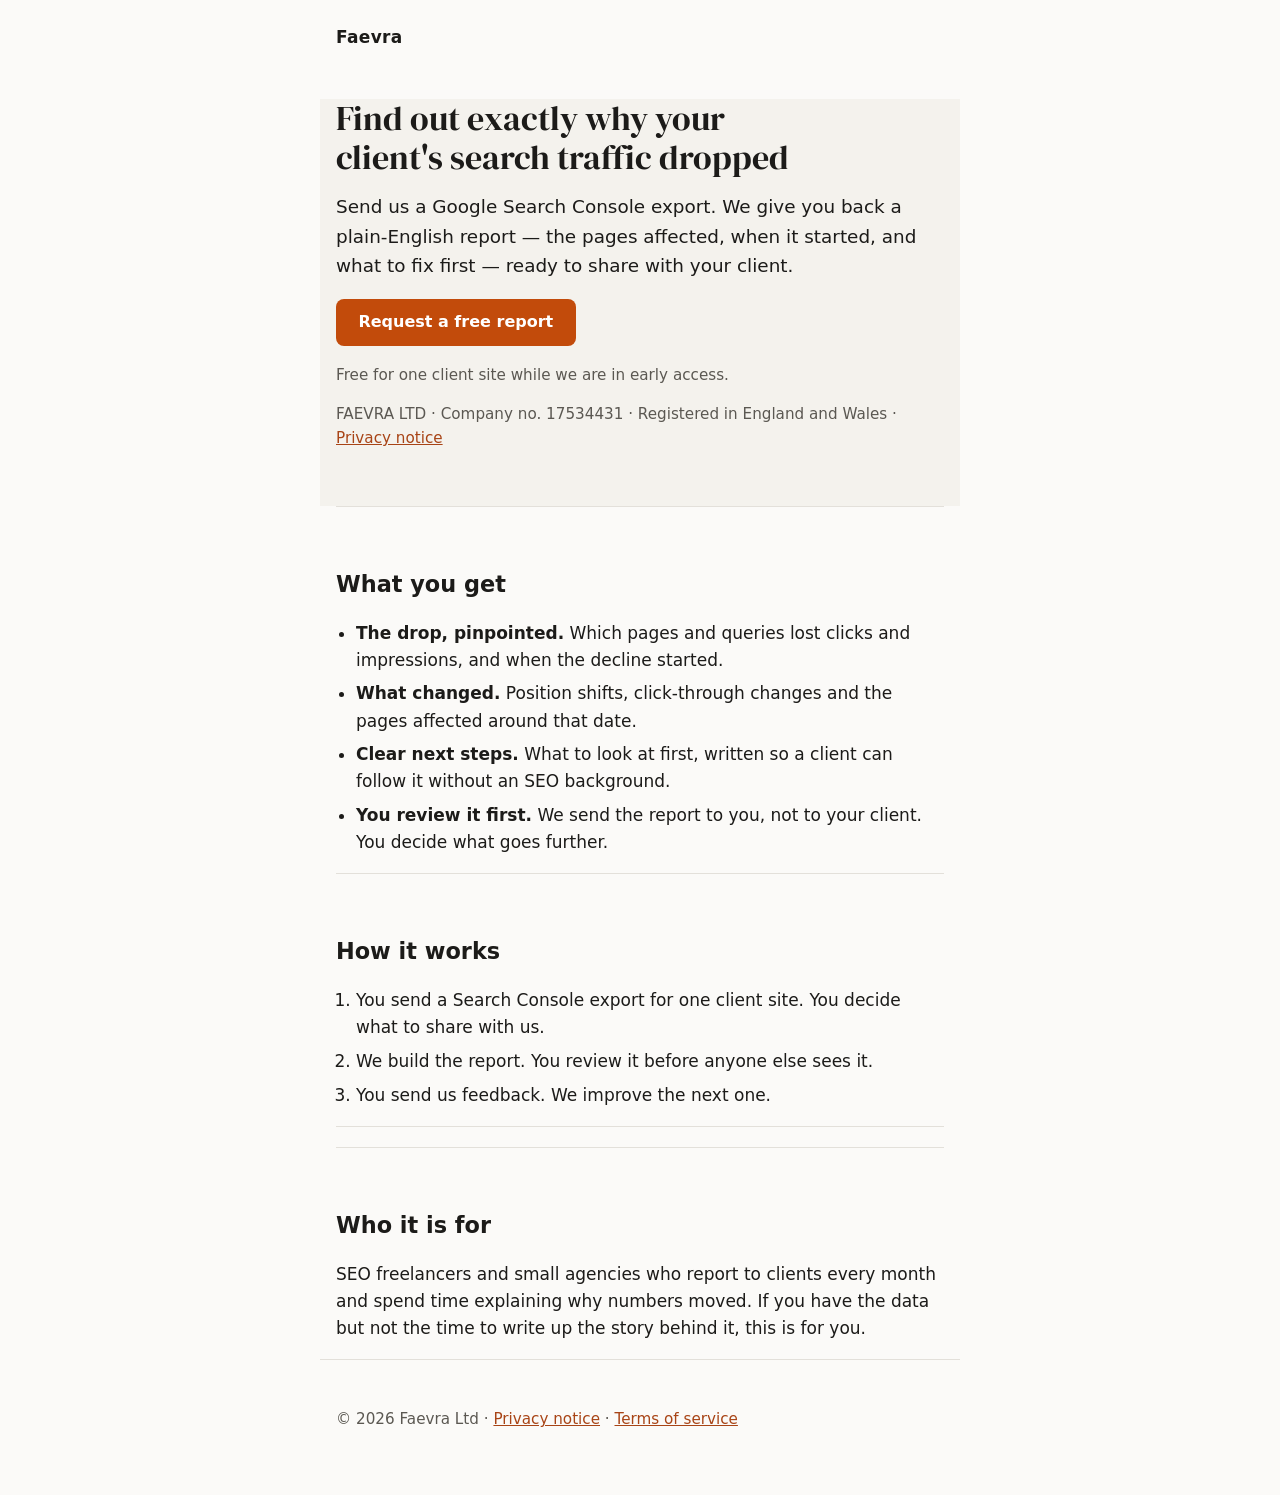
<file: apps/web/index.html>
<!doctype html>
<html lang="en-GB">
<head>
  <meta charset="utf-8">
  <meta name="viewport" content="width=device-width, initial-scale=1">
  <title>Faevra – plain-English Search Console traffic-drop reports</title>
  <meta name="description" content="Upload a Google Search Console export and get a plain-English report explaining exactly why your client's traffic dropped. Free for one site during early access.">
  <link rel="canonical" href="https://faevra.io/">
  <meta name="theme-color" content="#fbfaf8" media="(prefers-color-scheme: light)">
  <meta name="theme-color" content="#161513" media="(prefers-color-scheme: dark)">

  <link rel="icon" href="/favicon.svg" type="image/svg+xml">
  <meta property="og:type" content="website">
  <meta property="og:site_name" content="Faevra">
  <meta property="og:locale" content="en_GB">
  <meta property="og:url" content="https://faevra.io/">
  <meta property="og:title" content="Faevra – plain-English Search Console traffic-drop reports">
  <meta property="og:description" content="Upload a Google Search Console export and get a plain-English report explaining exactly why your client's traffic dropped. Free for one site during early access.">

  <meta property="og:image" content="https://faevra.io/og.png">
  <meta property="og:image:width" content="1200">
  <meta property="og:image:height" content="630">
  <meta property="og:image:alt" content="Faevra: plain-English Search Console traffic-drop reports">
  <meta name="twitter:card" content="summary_large_image">
  <meta name="twitter:image" content="https://faevra.io/og.png">
  <meta name="twitter:title" content="Faevra – plain-English Search Console traffic-drop reports">
  <meta name="twitter:description" content="Upload a Search Console export and get a plain-English report explaining why traffic dropped. Free for one site during early access.">

  <!-- Remove the next line at launch, after the SEO agent's checks pass. -->
  <meta name="robots" content="noindex">
  <script type="application/ld+json">
  {
    "@context": "https://schema.org",
    "@type": "Organization",
    "name": "Faevra",
    "legalName": "Faevra Ltd",
    "url": "https://faevra.io/",
    "foundingDate": "2026",
    "areaServed": "GB",
    "description": "Plain-English Search Console traffic-drop reports for SEO freelancers and agencies."
  }
  </script>
  <script type="application/ld+json">
  {
    "@context": "https://schema.org",
    "@type": "Service",
    "name": "Search Console Traffic-Drop Report",
    "provider": {
      "@type": "Organization",
      "name": "Faevra",
      "legalName": "Faevra Ltd",
      "url": "https://faevra.io/"
    },
    "description": "Plain-English report explaining why a client's Google Search Console traffic dropped, for SEO freelancers and agencies.",
    "areaServed": "GB",
    "serviceType": "SEO Analysis",
    "audience": {
      "@type": "Audience",
      "audienceType": "SEO freelancers and small agencies"
    },
    "offers": {
      "@type": "Offer",
      "price": "0",
      "priceCurrency": "GBP",
      "description": "Free for one client site during early access"
    }
  }
  </script>
  <link rel="preconnect" href="https://fonts.googleapis.com">
  <link rel="preconnect" href="https://fonts.gstatic.com" crossorigin>
  <link rel="stylesheet" href="styles.css">
  <!-- Cloudflare Web Analytics — uncomment and replace token once Cloudflare Pages project is created -->
  <!-- <script defer src="https://static.cloudflareinsights.com/beacon.min.js" data-cf-beacon='{"token": "REPLACE_WITH_CF_ANALYTICS_TOKEN"}'></script> -->
</head>
<body>
  <a class="skip-link" href="#main-content">Skip to main content</a>
  <header class="wrap">
    <p class="brand"><a href="/">Faevra</a></p>
  </header>

  <main class="wrap" id="main-content">
    <section class="hero">
      <h1>Find out exactly why your client's search traffic dropped</h1>
      <p class="lead">Send us a Google Search Console export. We give you back a plain-English report — the pages affected, when it started, and what to fix first — ready to share with your client.</p>
      <p><a class="button" id="request" href="https://tally.so/r/KpY948">Request a free report</a></p>
      <p class="note">Free for one client site while we are in early access.</p>
      <p class="note">FAEVRA LTD &middot; Company no. 17534431 &middot; Registered in England and Wales &middot; <a href="/privacy.html">Privacy notice</a></p>
    </section>

    <section>
      <h2>What you get</h2>
      <ul>
        <li><strong>The drop, pinpointed.</strong> Which pages and queries lost clicks and impressions, and when the decline started.</li>
        <li><strong>What changed.</strong> Position shifts, click-through changes and the pages affected around that date.</li>
        <li><strong>Clear next steps.</strong> What to look at first, written so a client can follow it without an SEO background.</li>
        <li><strong>You review it first.</strong> We send the report to you, not to your client. You decide what goes further.</li>
      </ul>
    </section>

    <section>
      <h2>How it works</h2>
      <ol>
        <li>You send a Search Console export for one client site. You decide what to share with us.</li>
        <li>We build the report. You review it before anyone else sees it.</li>
        <li>You send us feedback. We improve the next one.</li>
      </ol>
    </section>

    <section id="example" aria-label="Example report (coming soon)">
      <!-- Week 2: example report screenshot goes here -->
    </section>

    <section>
      <h2>Who it is for</h2>
      <p>SEO freelancers and small agencies who report to clients every month and spend time explaining why numbers moved. If you have the data but not the time to write up the story behind it, this is for you.</p>
    </section>
  </main>

  <footer class="wrap">
    <p class="note">&copy; 2026 Faevra Ltd &middot; <a href="/privacy.html">Privacy notice</a> &middot; <a href="/terms.html">Terms of service</a></p>
  </footer>
</body>
</html>
</file>
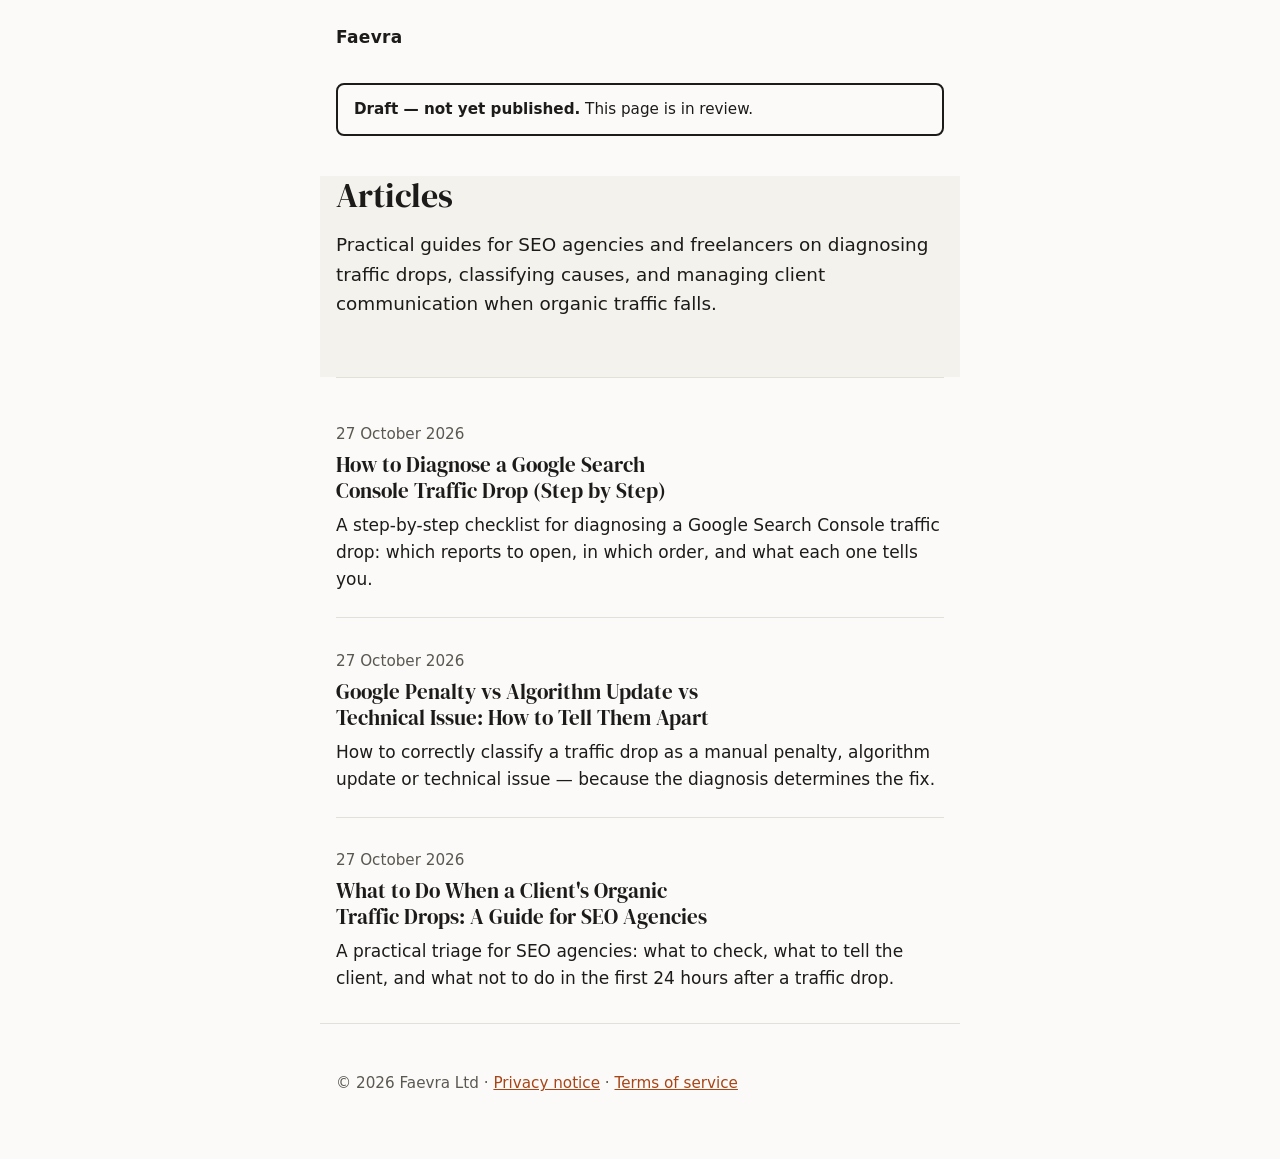
<file: apps/web/articles/index.html>
<!doctype html>
<html lang="en-GB">
<head>
  <meta charset="utf-8">
  <meta name="viewport" content="width=device-width, initial-scale=1">
  <title>Articles — Faevra</title>
  <meta name="description" content="Practical guides for SEO agencies and freelancers: how to diagnose traffic drops, classify causes, and manage client communication when organic traffic falls.">
  <link rel="canonical" href="https://faevra.io/articles">
  <meta name="theme-color" content="#fbfaf8" media="(prefers-color-scheme: light)">
  <meta name="theme-color" content="#161513" media="(prefers-color-scheme: dark)">
  <link rel="icon" href="/favicon.svg" type="image/svg+xml">
  <meta property="og:type" content="website">
  <meta property="og:site_name" content="Faevra">
  <meta property="og:locale" content="en_GB">
  <meta property="og:url" content="https://faevra.io/articles">
  <meta property="og:title" content="Articles — Faevra">
  <meta property="og:description" content="Practical guides for SEO agencies and freelancers: how to diagnose traffic drops, classify causes, and manage client communication when organic traffic falls.">
  <meta property="og:image" content="https://faevra.io/og.png">
  <meta property="og:image:width" content="1200">
  <meta property="og:image:height" content="630">
  <meta property="og:image:alt" content="Faevra: plain-English Search Console traffic-drop reports">
  <meta name="twitter:card" content="summary_large_image">
  <meta name="twitter:image" content="https://faevra.io/og.png">
  <meta name="twitter:title" content="Articles — Faevra">
  <meta name="twitter:description" content="Plain-English guides to diagnosing Search Console traffic drops, written for SEO freelancers and agencies.">
  <meta name="robots" content="noindex">
  <!-- Schema.org: BreadcrumbList -->
  <script type="application/ld+json">
{
  "@context": "https://schema.org",
  "@type": "BreadcrumbList",
  "itemListElement": [
    { "@type": "ListItem", "position": 1, "name": "Home", "item": "https://faevra.io/" },
    { "@type": "ListItem", "position": 2, "name": "Articles", "item": "https://faevra.io/articles" }
  ]
}
  </script>
  <link rel="preconnect" href="https://fonts.googleapis.com">
  <link rel="preconnect" href="https://fonts.gstatic.com" crossorigin>
  <link rel="stylesheet" href="../styles.css">
</head>
<body>
  <a class="skip-link" href="#main-content">Skip to main content</a>
  <header class="wrap">
    <p class="brand"><a href="/">Faevra</a></p>
  </header>
  <main class="wrap" id="main-content">

    <div class="draft-banner"><strong>Draft — not yet published.</strong> This page is in review.</div>

    <section class="hero">
      <h1>Articles</h1>
      <p class="lead">Practical guides for SEO agencies and freelancers on diagnosing traffic drops, classifying causes, and managing client communication when organic traffic falls.</p>
    </section>

    <section>
      <ul class="article-list">
        <li class="article-item">
          <p class="article-date note">27 October 2026</p>
          <h2 class="article-title"><a href="/articles/how-to-diagnose-google-search-console-traffic-drop">How to Diagnose a Google Search Console Traffic Drop (Step by Step)</a></h2>
          <p class="article-summary">A step-by-step checklist for diagnosing a Google Search Console traffic drop: which reports to open, in which order, and what each one tells you.</p>
        </li>
        <li class="article-item">
          <p class="article-date note">27 October 2026</p>
          <h2 class="article-title"><a href="/articles/google-penalty-vs-algorithm-update-traffic-drop">Google Penalty vs Algorithm Update vs Technical Issue: How to Tell Them Apart</a></h2>
          <p class="article-summary">How to correctly classify a traffic drop as a manual penalty, algorithm update or technical issue — because the diagnosis determines the fix.</p>
        </li>
        <li class="article-item">
          <p class="article-date note">27 October 2026</p>
          <h2 class="article-title"><a href="/articles/client-organic-traffic-drop-what-to-do">What to Do When a Client's Organic Traffic Drops: A Guide for SEO Agencies</a></h2>
          <p class="article-summary">A practical triage for SEO agencies: what to check, what to tell the client, and what not to do in the first 24 hours after a traffic drop.</p>
        </li>
      </ul>
    </section>

  </main>
  <footer class="wrap">
    <p class="note">&copy; 2026 Faevra Ltd &middot; <a href="/privacy.html">Privacy notice</a> &middot; <a href="/terms.html">Terms of service</a></p>
  </footer>
</body>
</html>
</file>
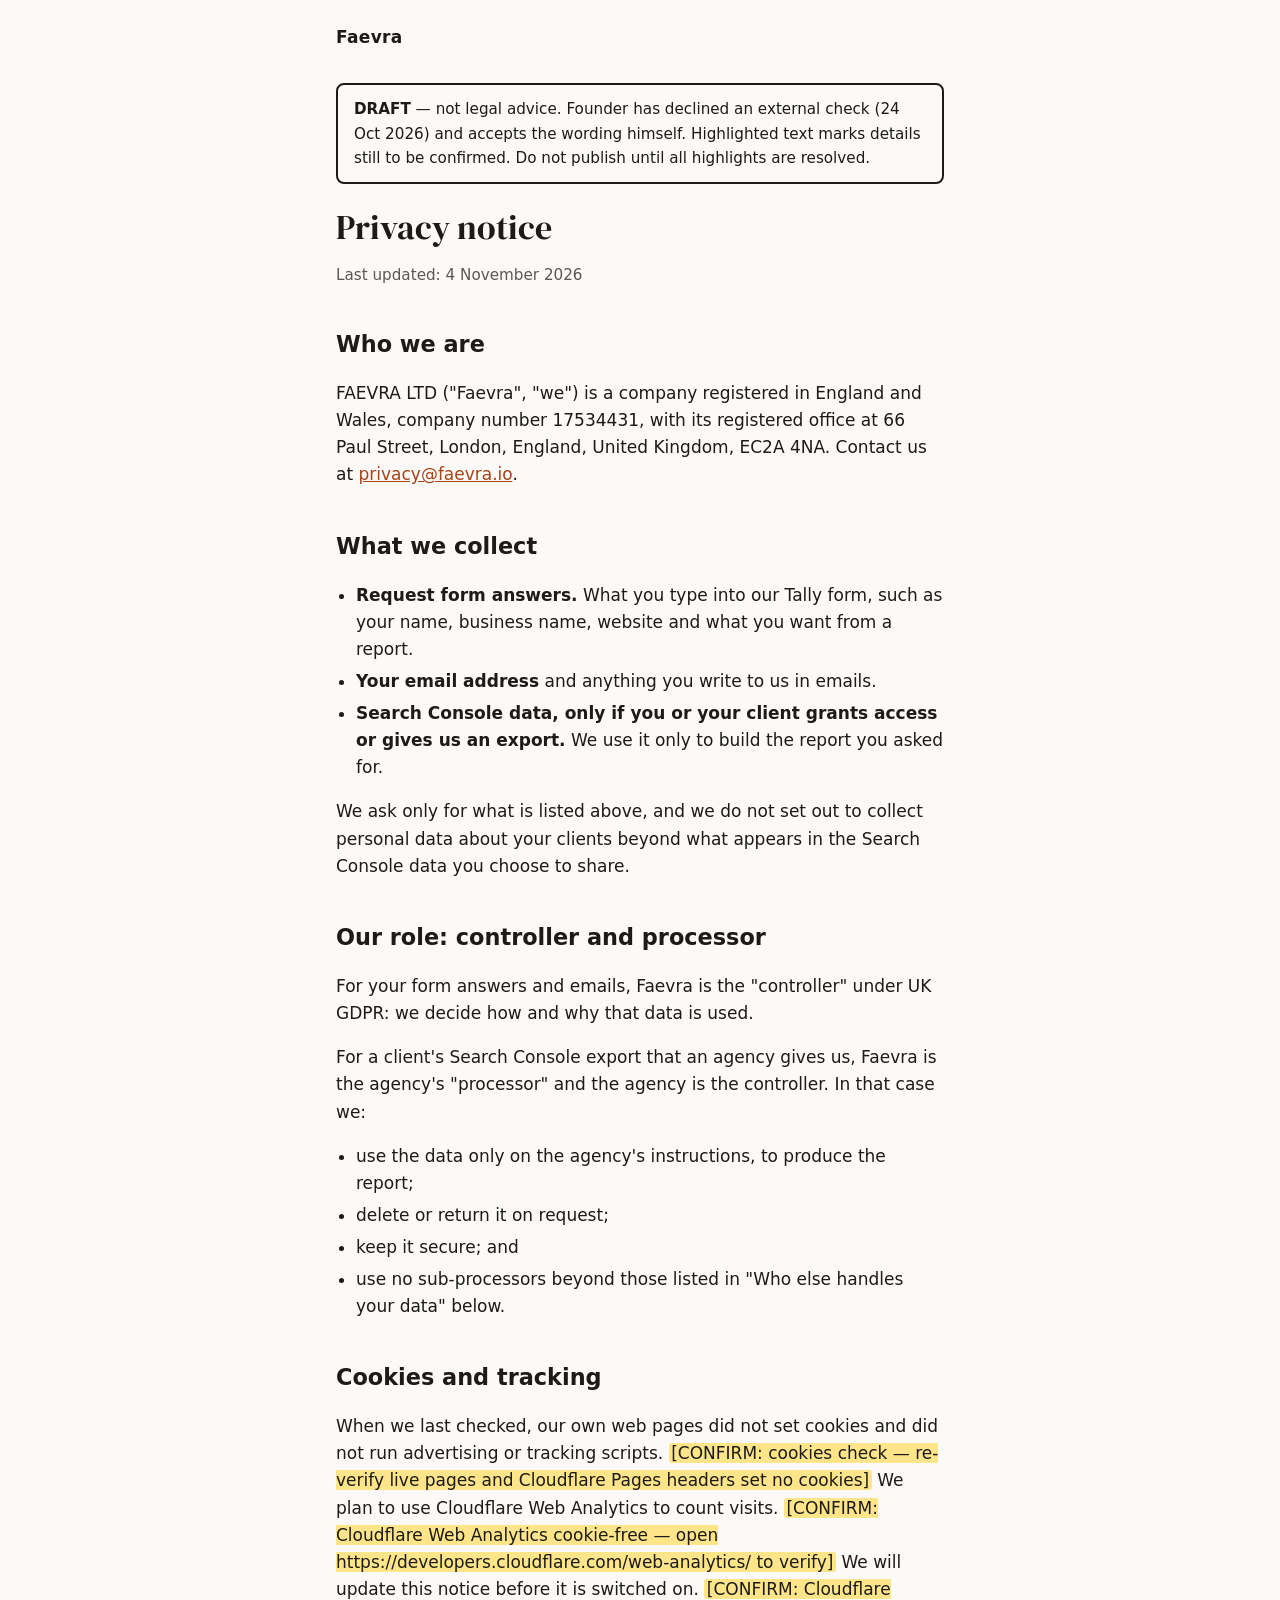
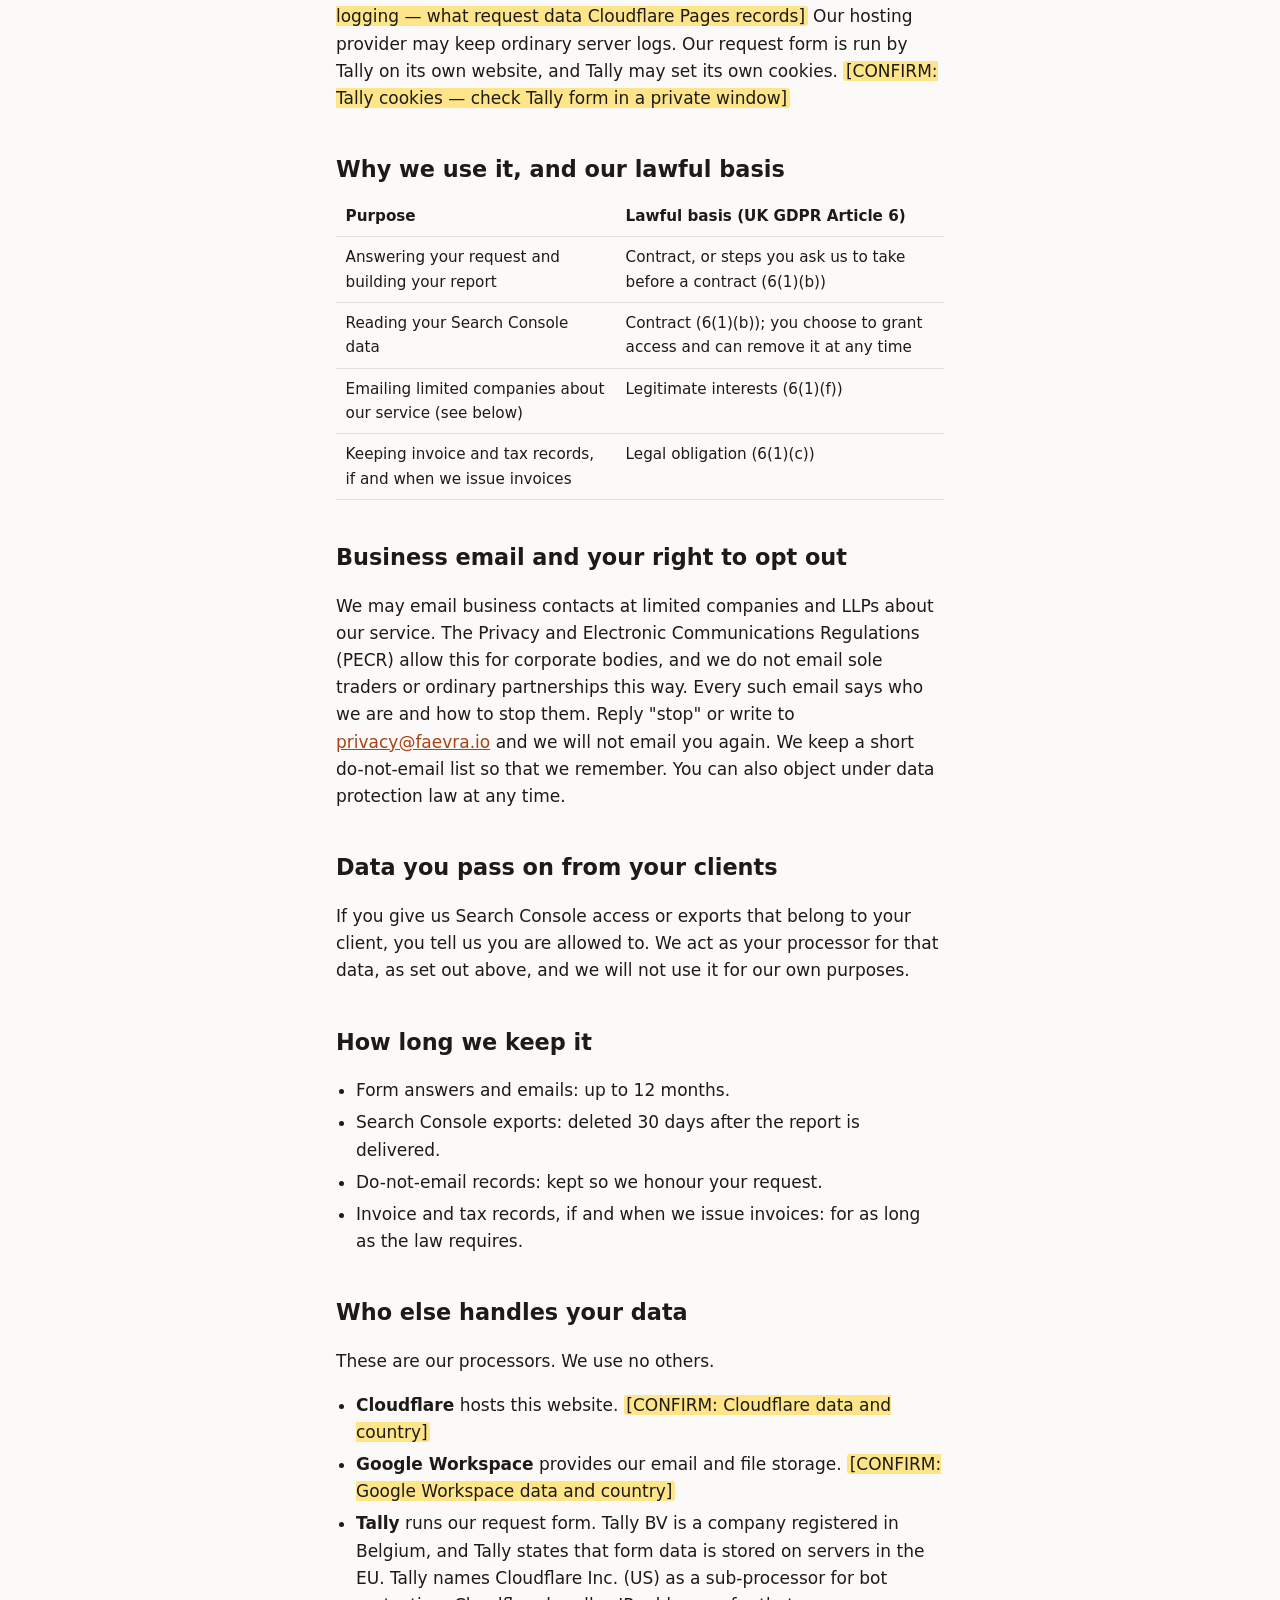
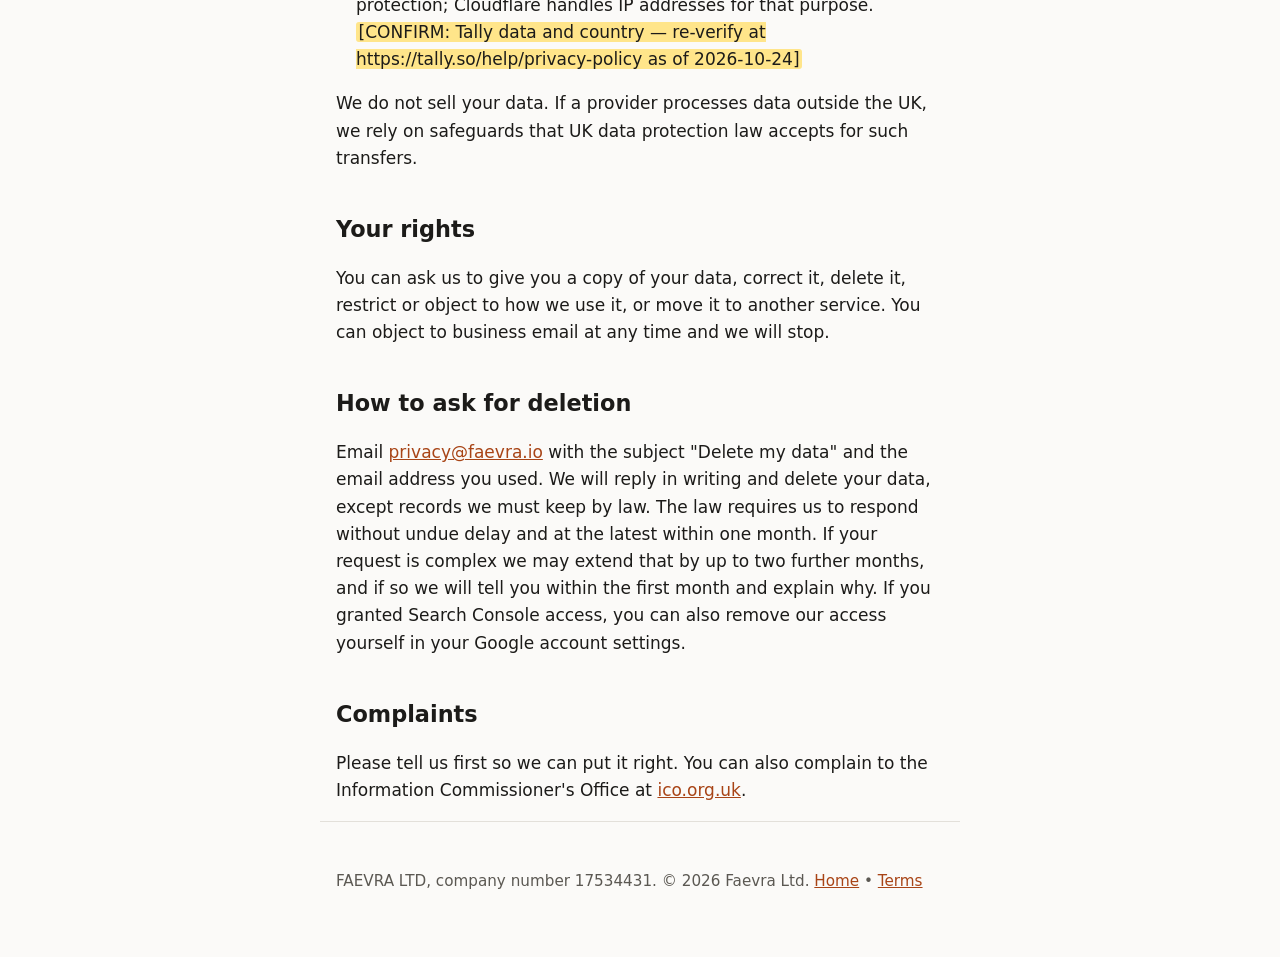
<file: apps/web/privacy.html>
<!doctype html>
<html lang="en-GB">
<head>
  <meta charset="utf-8">
  <meta name="viewport" content="width=device-width, initial-scale=1">
  <title>Privacy notice | Faevra</title>
  <meta name="description" content="How Faevra Ltd collects, uses and protects your personal data under UK GDPR. England and Wales.">
  <link rel="canonical" href="https://faevra.io/privacy.html">
  <meta name="theme-color" content="#fbfaf8" media="(prefers-color-scheme: light)">
  <meta name="theme-color" content="#161513" media="(prefers-color-scheme: dark)">
  <link rel="icon" href="/favicon.svg" type="image/svg+xml">
  <meta property="og:type" content="website">
  <meta property="og:site_name" content="Faevra">
  <meta property="og:locale" content="en_GB">
  <meta property="og:url" content="https://faevra.io/privacy.html">
  <meta property="og:title" content="Privacy notice | Faevra">
  <meta property="og:description" content="How Faevra Ltd collects, uses and protects your personal data under UK GDPR. England and Wales.">
  <!-- Remove the next line at launch, after the SEO agent's checks pass. -->
  <meta name="robots" content="noindex">
  <link rel="stylesheet" href="styles.css">
  <!-- Cloudflare Web Analytics — uncomment and replace token once Cloudflare Pages project is created
  <script defer src="https://static.cloudflareinsights.com/beacon.min.js" data-cf-beacon='{"token": "REPLACE_WITH_CF_ANALYTICS_TOKEN"}'></script>
  -->
</head>
<body>
  <a href="#main" class="skip-link">Skip to main content</a>
  <header class="wrap">
    <p class="brand"><a href="/">Faevra</a></p>
  </header>

  <main id="main" class="wrap legal">
    <p class="draft-banner" role="note"><strong>DRAFT</strong> — not legal advice. Founder has declined an external check (24 Oct 2026) and accepts the wording himself. Highlighted text marks details still to be confirmed. Do not publish until all highlights are resolved.</p>

    <h1>Privacy notice</h1>
    <p class="note">Last updated: 4 November 2026</p>

    <h2>Who we are</h2>
    <p>FAEVRA LTD ("Faevra", "we") is a company registered in England and Wales, company number 17534431, with its registered office at 66 Paul Street, London, England, United Kingdom, EC2A 4NA. Contact us at <a href="mailto:privacy@faevra.io">privacy@faevra.io</a>.</p>

    <h2>What we collect</h2>
    <ul>
      <li><strong>Request form answers.</strong> What you type into our Tally form, such as your name, business name, website and what you want from a report.</li>
      <li><strong>Your email address</strong> and anything you write to us in emails.</li>
      <li><strong>Search Console data, only if you or your client grants access or gives us an export.</strong> We use it only to build the report you asked for.</li>
    </ul>
    <p>We ask only for what is listed above, and we do not set out to collect personal data about your clients beyond what appears in the Search Console data you choose to share.</p>

    <h2>Our role: controller and processor</h2>
    <p>For your form answers and emails, Faevra is the "controller" under UK GDPR: we decide how and why that data is used.</p>
    <p>For a client's Search Console export that an agency gives us, Faevra is the agency's "processor" and the agency is the controller. In that case we:</p>
    <ul>
      <li>use the data only on the agency's instructions, to produce the report;</li>
      <li>delete or return it on request;</li>
      <li>keep it secure; and</li>
      <li>use no sub-processors beyond those listed in "Who else handles your data" below.</li>
    </ul>

    <h2>Cookies and tracking</h2>
    <p>When we last checked, our own web pages did not set cookies and did not run advertising or tracking scripts. <mark>[CONFIRM: cookies check — re-verify live pages and Cloudflare Pages headers set no cookies]</mark> We plan to use Cloudflare Web Analytics to count visits. <mark>[CONFIRM: Cloudflare Web Analytics cookie-free — open https://developers.cloudflare.com/web-analytics/ to verify]</mark> We will update this notice before it is switched on. <mark>[CONFIRM: Cloudflare logging — what request data Cloudflare Pages records]</mark> Our hosting provider may keep ordinary server logs. Our request form is run by Tally on its own website, and Tally may set its own cookies. <mark>[CONFIRM: Tally cookies — check Tally form in a private window]</mark></p>

    <h2>Why we use it, and our lawful basis</h2>
    <div class="table-wrap">
    <table>
      <thead><tr><th scope="col">Purpose</th><th scope="col">Lawful basis (UK GDPR Article 6)</th></tr></thead>
      <tbody>
        <tr><td>Answering your request and building your report</td><td>Contract, or steps you ask us to take before a contract (6(1)(b))</td></tr>
        <tr><td>Reading your Search Console data</td><td>Contract (6(1)(b)); you choose to grant access and can remove it at any time</td></tr>
        <tr><td>Emailing limited companies about our service (see below)</td><td>Legitimate interests (6(1)(f))</td></tr>
        <tr><td>Keeping invoice and tax records, if and when we issue invoices</td><td>Legal obligation (6(1)(c))</td></tr>
      </tbody>
    </table>
    </div>

    <h2>Business email and your right to opt out</h2>
    <p>We may email business contacts at limited companies and LLPs about our service. The Privacy and Electronic Communications Regulations (PECR) allow this for corporate bodies, and we do not email sole traders or ordinary partnerships this way. Every such email says who we are and how to stop them. Reply "stop" or write to <a href="mailto:privacy@faevra.io">privacy@faevra.io</a> and we will not email you again. We keep a short do-not-email list so that we remember. You can also object under data protection law at any time.</p>

    <h2>Data you pass on from your clients</h2>
    <p>If you give us Search Console access or exports that belong to your client, you tell us you are allowed to. We act as your processor for that data, as set out above, and we will not use it for our own purposes.</p>

    <h2>How long we keep it</h2>
    <ul>
      <li>Form answers and emails: up to 12 months.</li>
      <li>Search Console exports: deleted 30 days after the report is delivered.</li>
      <li>Do-not-email records: kept so we honour your request.</li>
      <li>Invoice and tax records, if and when we issue invoices: for as long as the law requires.</li>
    </ul>

    <h2>Who else handles your data</h2>
    <p>These are our processors. We use no others.</p>
    <ul>
      <li><strong>Cloudflare</strong> hosts this website. <mark>[CONFIRM: Cloudflare data and country]</mark></li>
      <li><strong>Google Workspace</strong> provides our email and file storage. <mark>[CONFIRM: Google Workspace data and country]</mark></li>
      <li><strong>Tally</strong> runs our request form. Tally BV is a company registered in Belgium, and Tally states that form data is stored on servers in the EU. Tally names Cloudflare Inc. (US) as a sub-processor for bot protection; Cloudflare handles IP addresses for that purpose. <mark>[CONFIRM: Tally data and country — re-verify at https://tally.so/help/privacy-policy as of 2026-10-24]</mark></li>
    </ul>
    <p>We do not sell your data. If a provider processes data outside the UK, we rely on safeguards that UK data protection law accepts for such transfers.</p>

    <h2>Your rights</h2>
    <p>You can ask us to give you a copy of your data, correct it, delete it, restrict or object to how we use it, or move it to another service. You can object to business email at any time and we will stop.</p>

    <h2>How to ask for deletion</h2>
    <p>Email <a href="mailto:privacy@faevra.io">privacy@faevra.io</a> with the subject "Delete my data" and the email address you used. We will reply in writing and delete your data, except records we must keep by law. The law requires us to respond without undue delay and at the latest within one month. If your request is complex we may extend that by up to two further months, and if so we will tell you within the first month and explain why. If you granted Search Console access, you can also remove our access yourself in your Google account settings.</p>

    <h2>Complaints</h2>
    <p>Please tell us first so we can put it right. You can also complain to the Information Commissioner's Office at <a href="https://ico.org.uk/make-a-complaint/">ico.org.uk</a>.</p>
  </main>

  <footer class="wrap">
    <p class="note">FAEVRA LTD, company number 17534431. &copy; 2026 Faevra Ltd. <a href="/">Home</a> &bull; <a href="/terms.html">Terms</a></p>
  </footer>
</body>
</html>
</file>
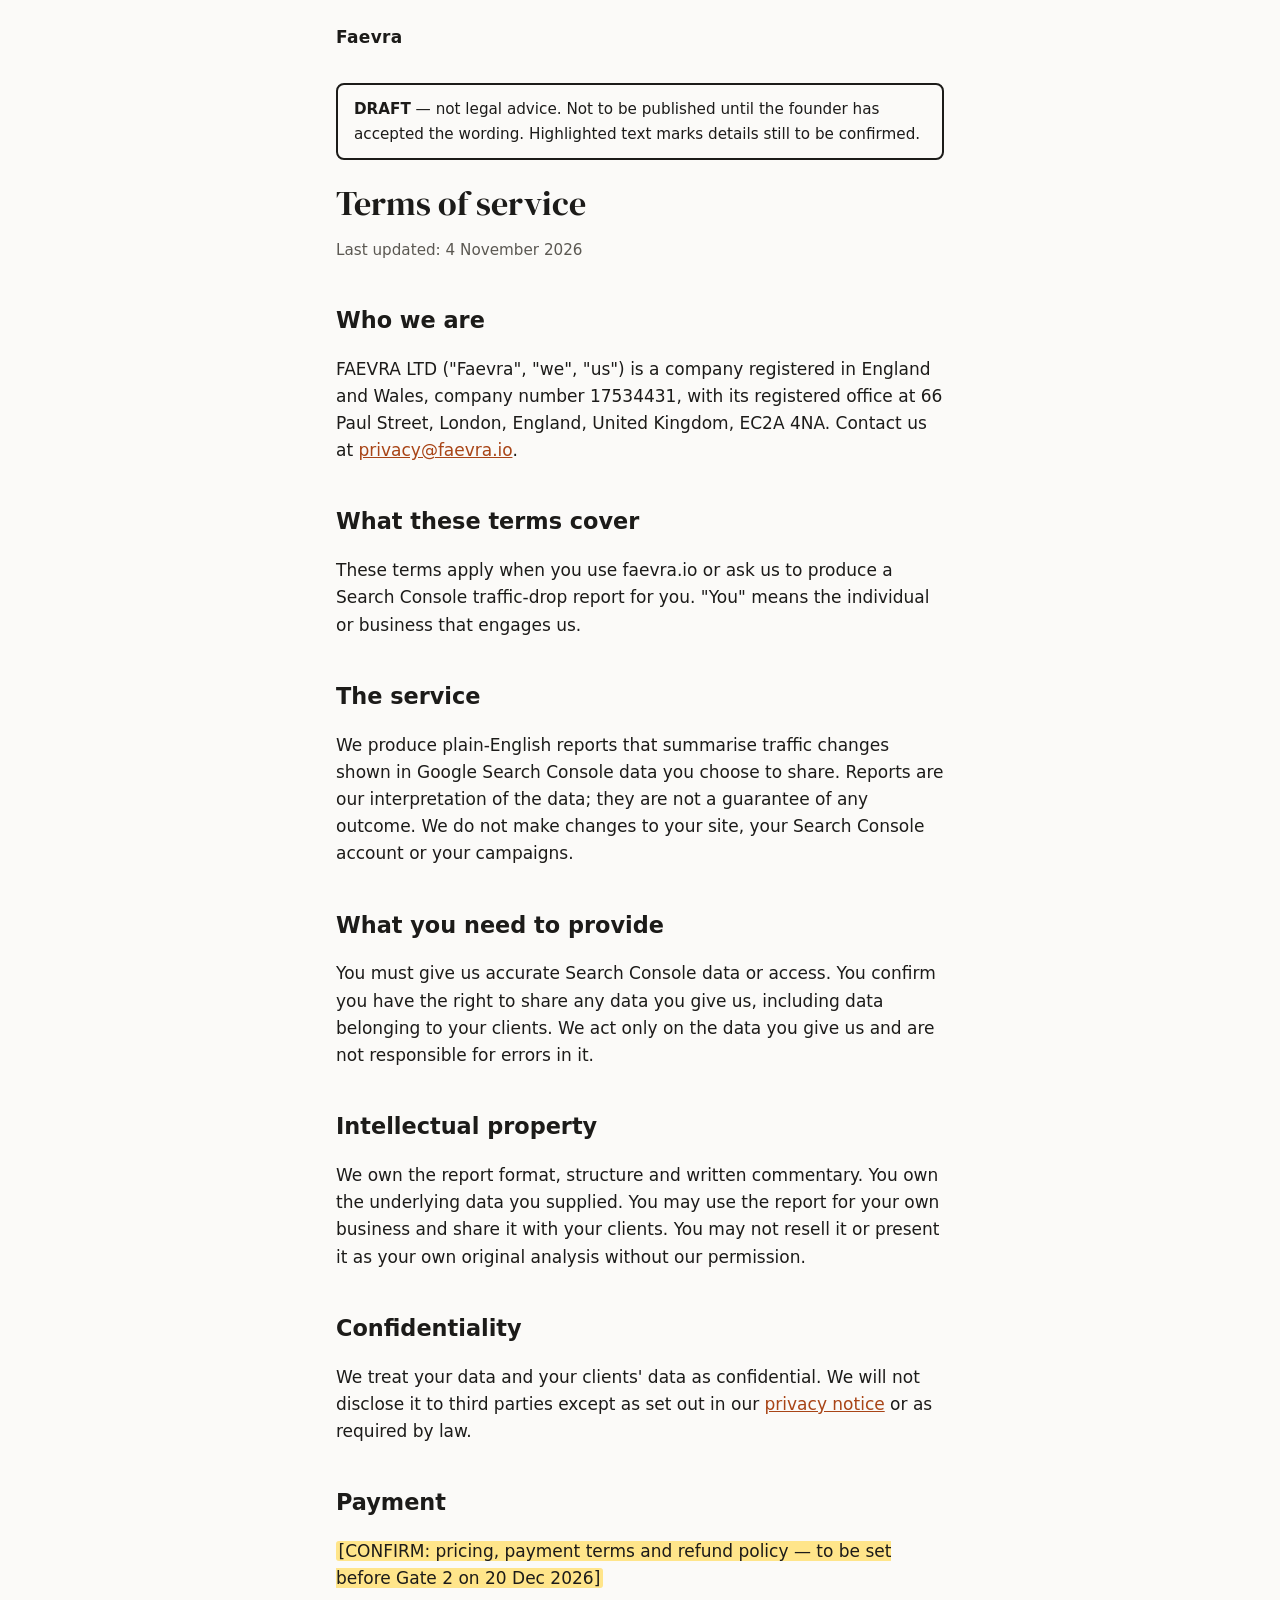
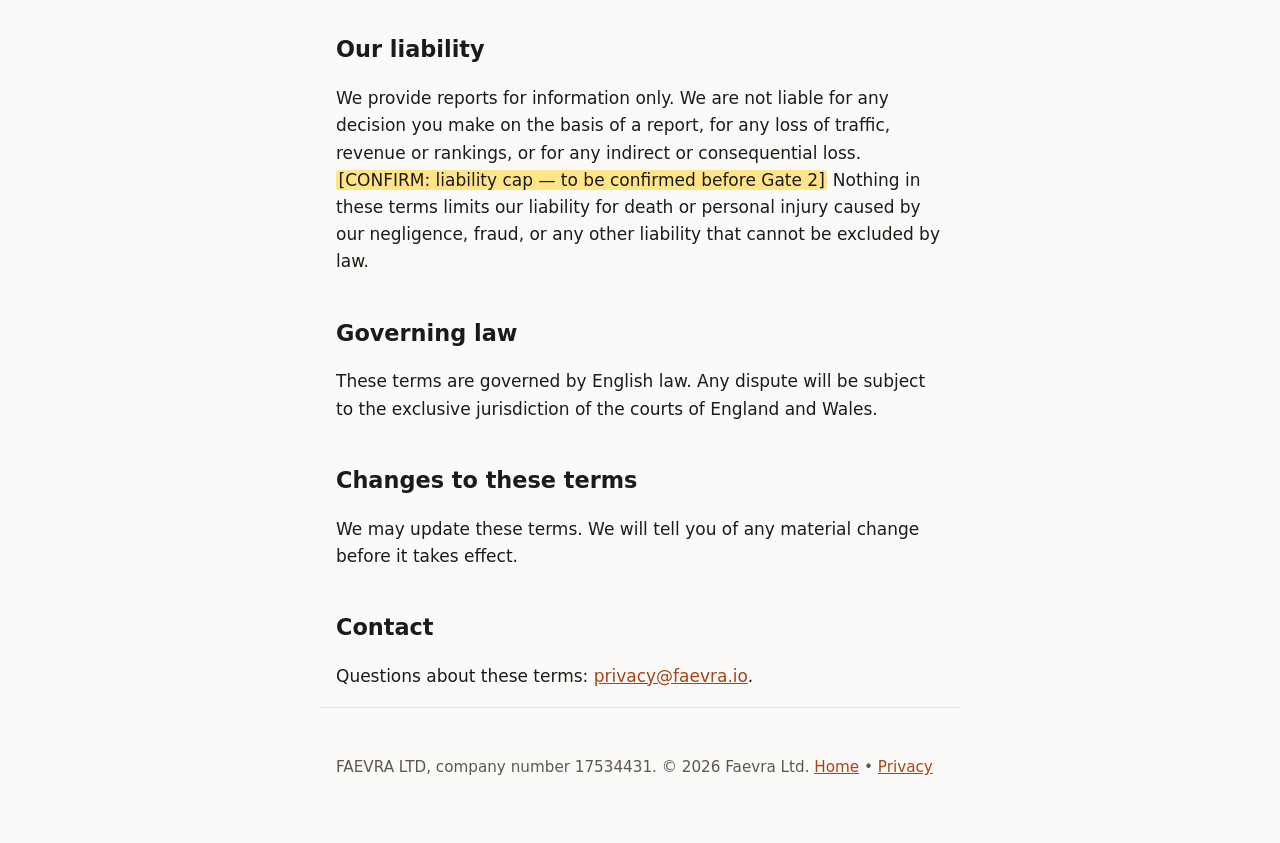
<file: apps/web/terms.html>
<!doctype html>
<html lang="en-GB">
<head>
  <meta charset="utf-8">
  <meta name="viewport" content="width=device-width, initial-scale=1">
  <title>Terms of service | Faevra</title>
  <meta name="description" content="Terms of service for Faevra Ltd's Search Console traffic-drop report. Governed by English law.">
  <link rel="canonical" href="https://faevra.io/terms.html">
  <meta name="theme-color" content="#fbfaf8" media="(prefers-color-scheme: light)">
  <meta name="theme-color" content="#161513" media="(prefers-color-scheme: dark)">
  <link rel="icon" href="/favicon.svg" type="image/svg+xml">
  <meta property="og:type" content="website">
  <meta property="og:site_name" content="Faevra">
  <meta property="og:locale" content="en_GB">
  <meta property="og:url" content="https://faevra.io/terms.html">
  <meta property="og:title" content="Terms of service | Faevra">
  <meta property="og:description" content="Terms of service for Faevra Ltd's Search Console traffic-drop report. Governed by English law.">
  <!-- Remove the next line at launch, after the SEO agent's checks pass. -->
  <meta name="robots" content="noindex">
  <link rel="stylesheet" href="styles.css">
  <!-- Cloudflare Web Analytics — uncomment and replace token once Cloudflare Pages project is created
  <script defer src="https://static.cloudflareinsights.com/beacon.min.js" data-cf-beacon='{"token": "REPLACE_WITH_CF_ANALYTICS_TOKEN"}'></script>
  -->
</head>
<body>
  <a href="#main" class="skip-link">Skip to main content</a>
  <header class="wrap">
    <p class="brand"><a href="/">Faevra</a></p>
  </header>

  <main id="main" class="wrap legal">
    <p class="draft-banner" role="note"><strong>DRAFT</strong> — not legal advice. Not to be published until the founder has accepted the wording. Highlighted text marks details still to be confirmed.</p>

    <h1>Terms of service</h1>
    <p class="note">Last updated: 4 November 2026</p>

    <h2>Who we are</h2>
    <p>FAEVRA LTD ("Faevra", "we", "us") is a company registered in England and Wales, company number 17534431, with its registered office at 66 Paul Street, London, England, United Kingdom, EC2A 4NA. Contact us at <a href="mailto:privacy@faevra.io">privacy@faevra.io</a>.</p>

    <h2>What these terms cover</h2>
    <p>These terms apply when you use faevra.io or ask us to produce a Search Console traffic-drop report for you. "You" means the individual or business that engages us.</p>

    <h2>The service</h2>
    <p>We produce plain-English reports that summarise traffic changes shown in Google Search Console data you choose to share. Reports are our interpretation of the data; they are not a guarantee of any outcome. We do not make changes to your site, your Search Console account or your campaigns.</p>

    <h2>What you need to provide</h2>
    <p>You must give us accurate Search Console data or access. You confirm you have the right to share any data you give us, including data belonging to your clients. We act only on the data you give us and are not responsible for errors in it.</p>

    <h2>Intellectual property</h2>
    <p>We own the report format, structure and written commentary. You own the underlying data you supplied. You may use the report for your own business and share it with your clients. You may not resell it or present it as your own original analysis without our permission.</p>

    <h2>Confidentiality</h2>
    <p>We treat your data and your clients' data as confidential. We will not disclose it to third parties except as set out in our <a href="/privacy.html">privacy notice</a> or as required by law.</p>

    <h2>Payment</h2>
    <p><mark>[CONFIRM: pricing, payment terms and refund policy — to be set before Gate 2 on 20 Dec 2026]</mark></p>

    <h2>Our liability</h2>
    <p>We provide reports for information only. We are not liable for any decision you make on the basis of a report, for any loss of traffic, revenue or rankings, or for any indirect or consequential loss. <mark>[CONFIRM: liability cap — to be confirmed before Gate 2]</mark> Nothing in these terms limits our liability for death or personal injury caused by our negligence, fraud, or any other liability that cannot be excluded by law.</p>

    <h2>Governing law</h2>
    <p>These terms are governed by English law. Any dispute will be subject to the exclusive jurisdiction of the courts of England and Wales.</p>

    <h2>Changes to these terms</h2>
    <p>We may update these terms. We will tell you of any material change before it takes effect.</p>

    <h2>Contact</h2>
    <p>Questions about these terms: <a href="mailto:privacy@faevra.io">privacy@faevra.io</a>.</p>
  </main>

  <footer class="wrap">
    <p class="note">FAEVRA LTD, company number 17534431. &copy; 2026 Faevra Ltd. <a href="/">Home</a> &bull; <a href="/privacy.html">Privacy</a></p>
  </footer>
</body>
</html>
</file>
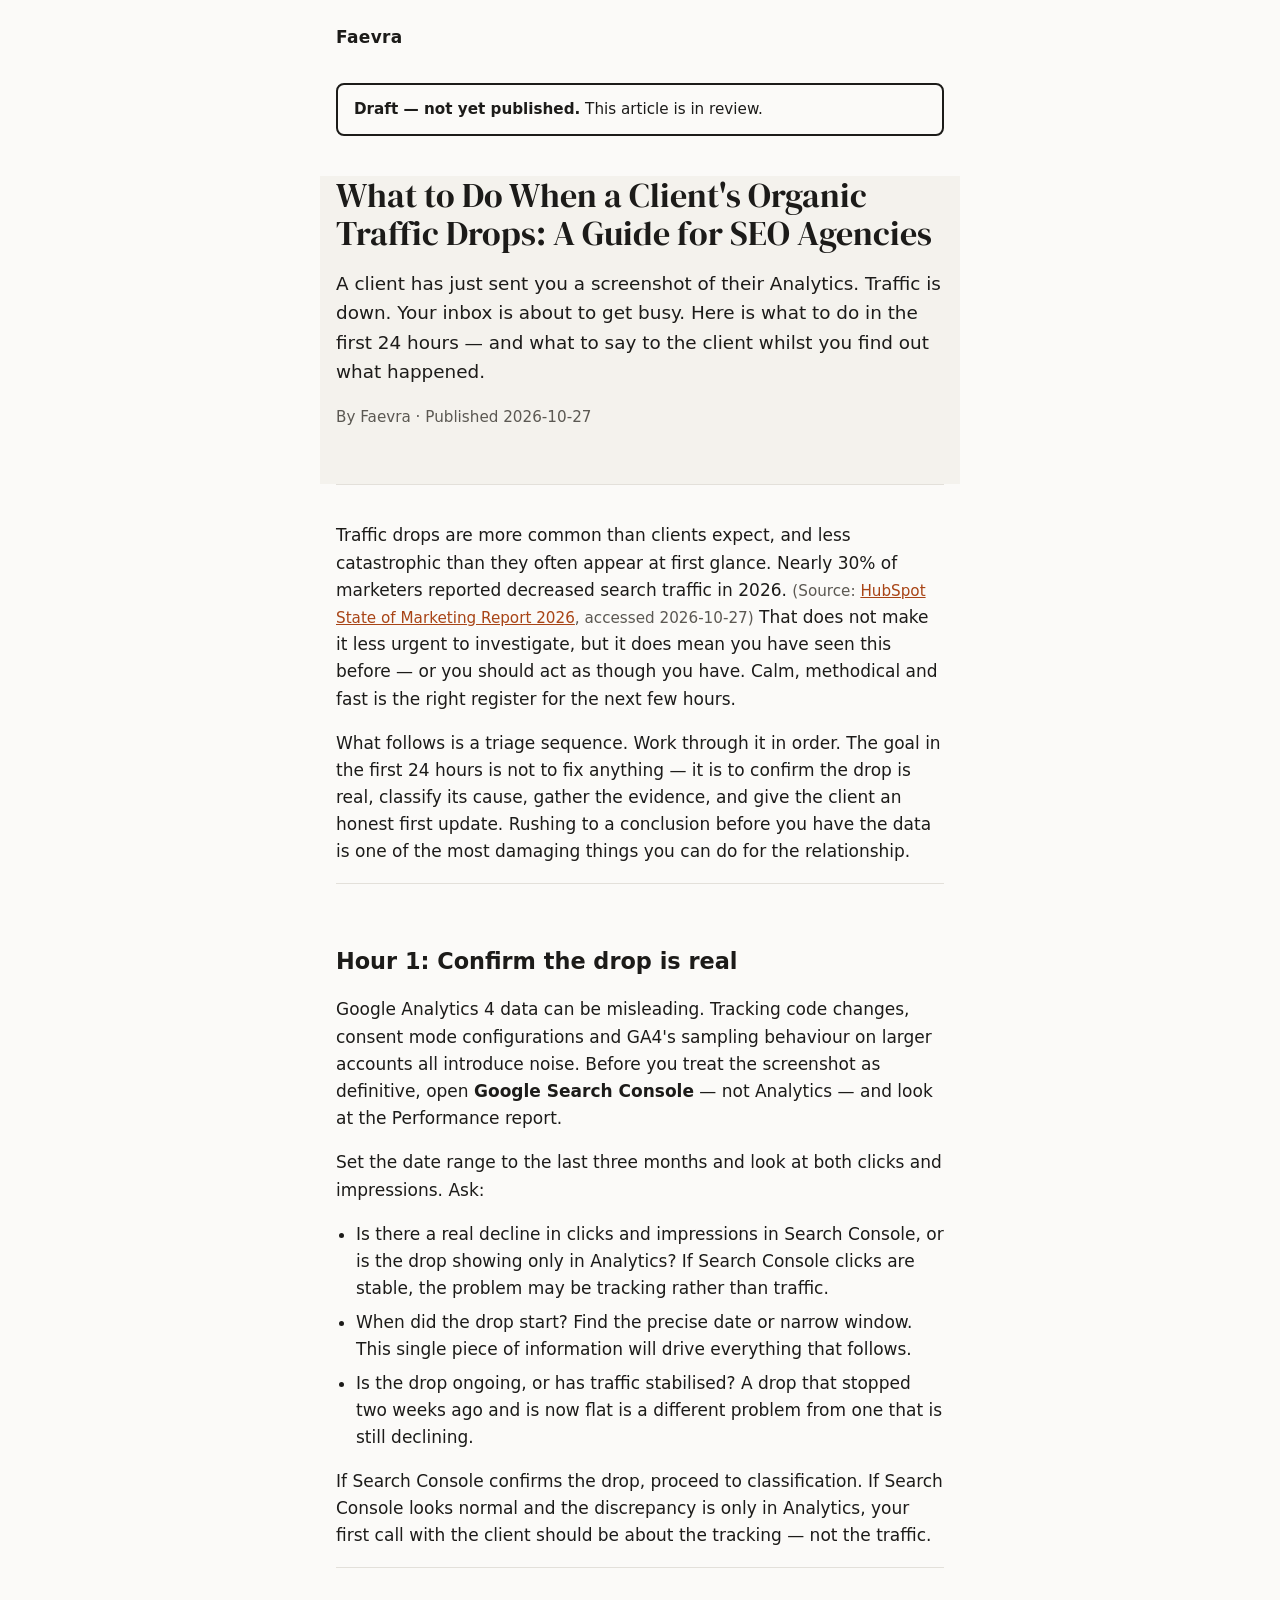
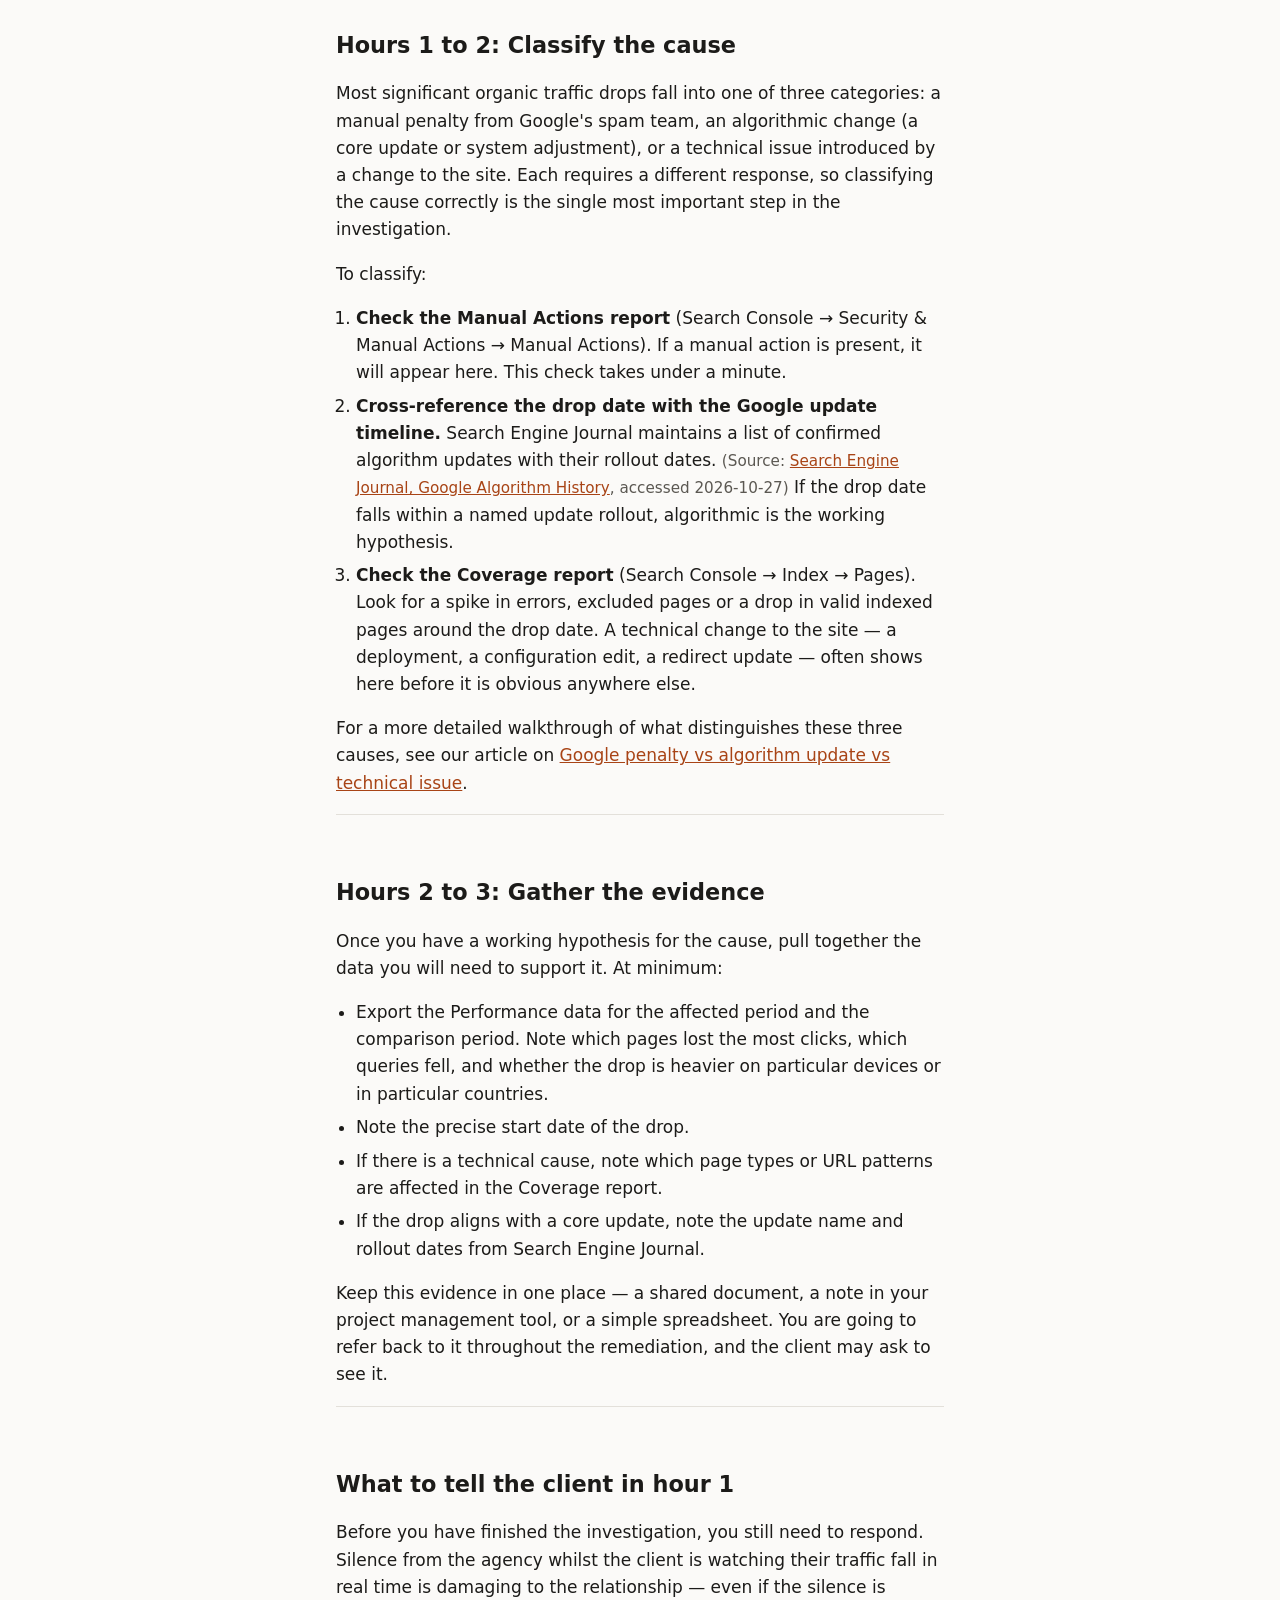
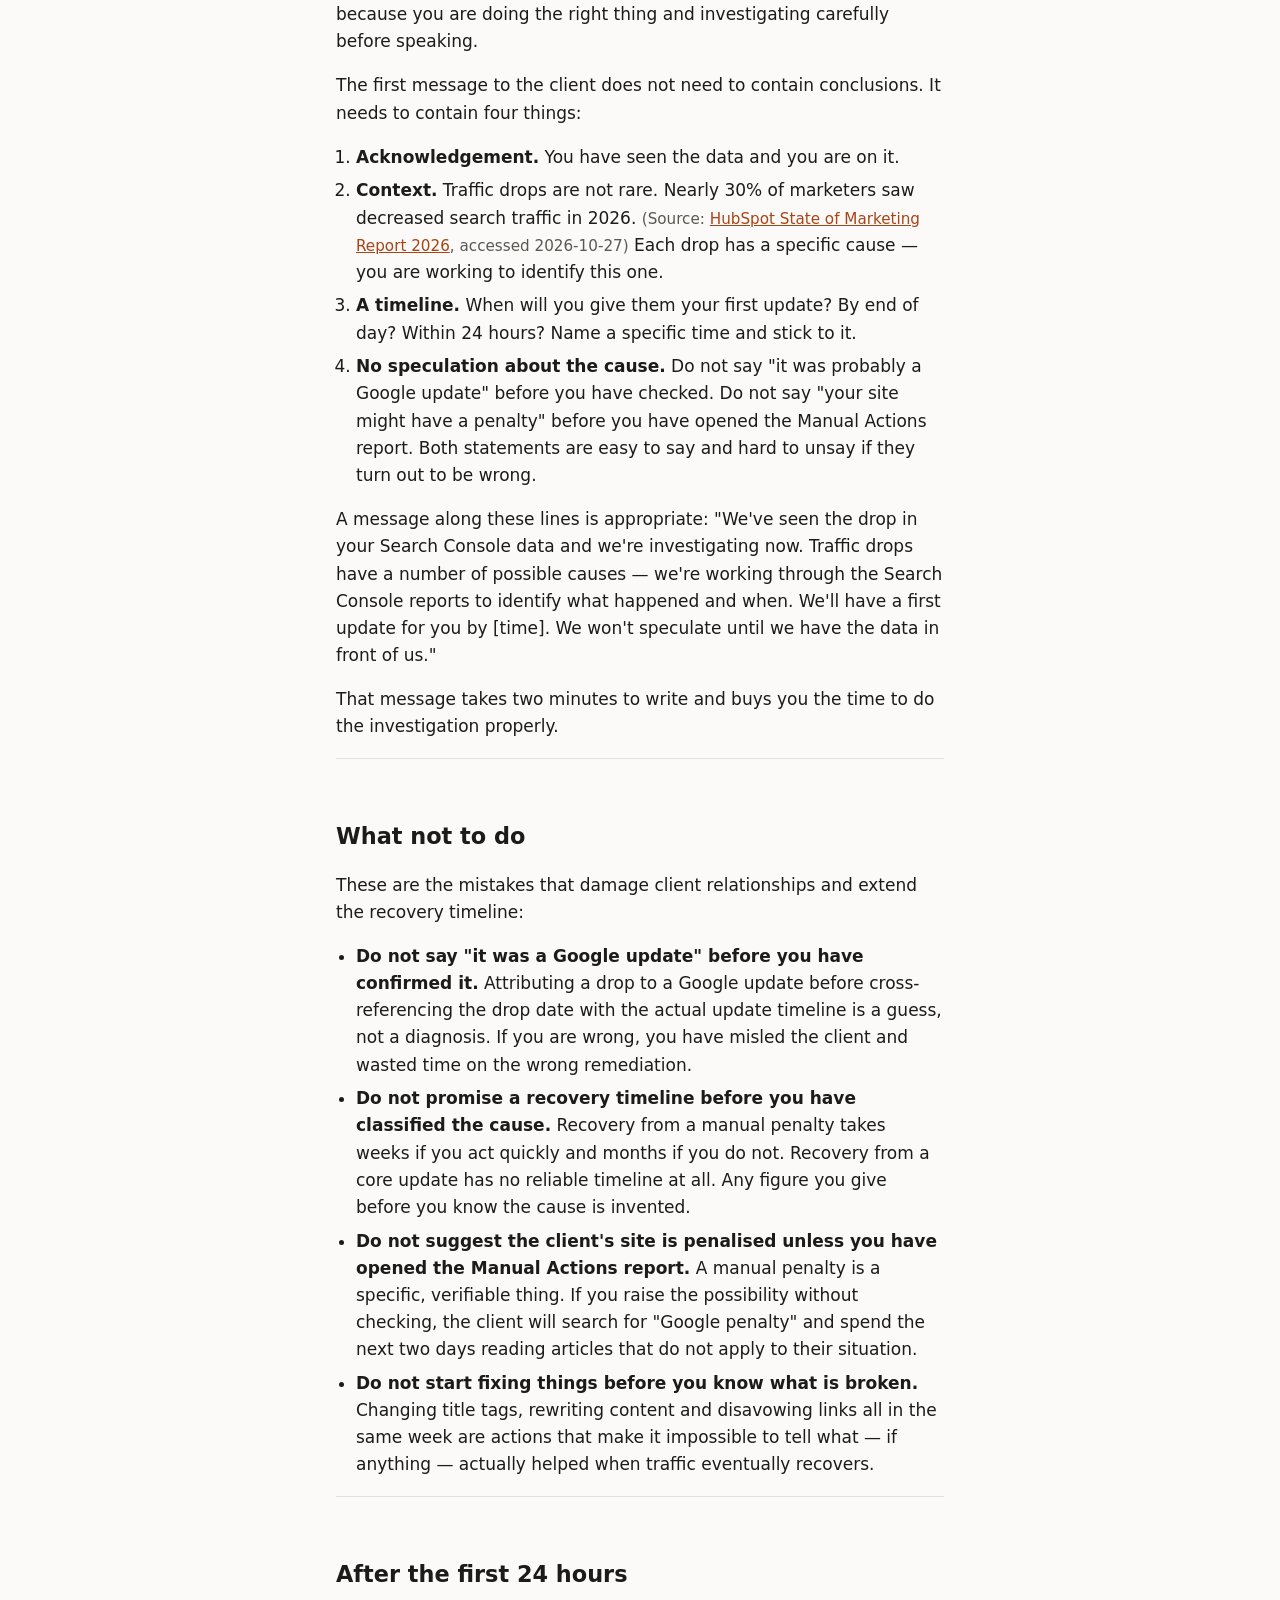
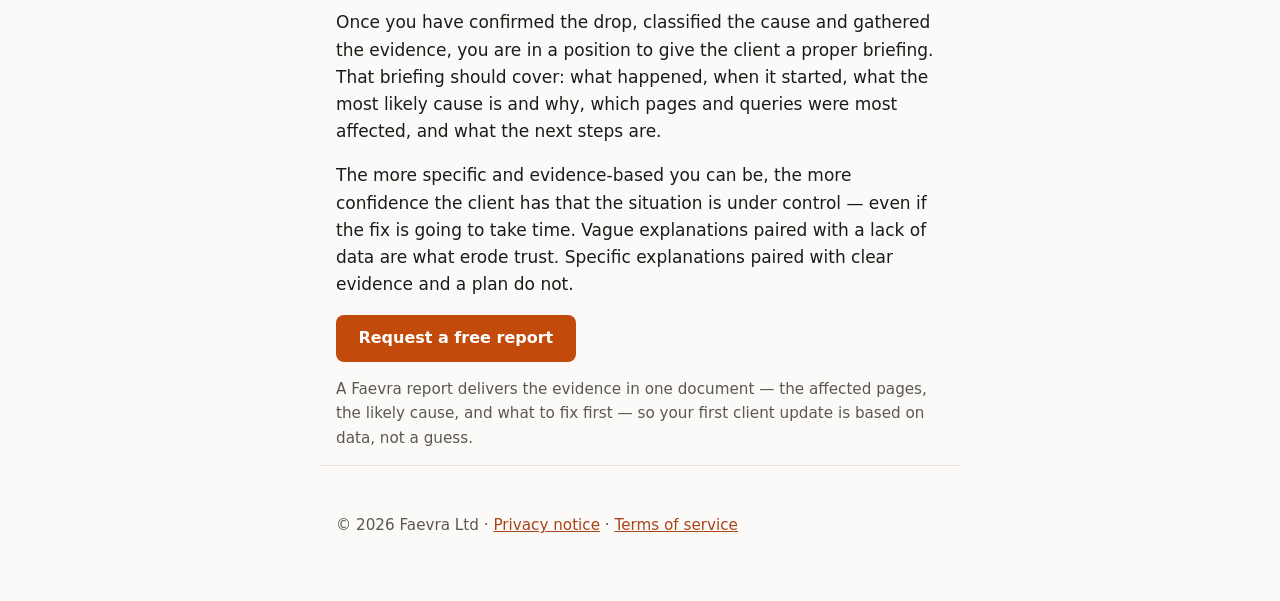
<file: apps/web/articles/client-organic-traffic-drop-what-to-do.html>
<!doctype html>
<html lang="en-GB">
<head>
  <meta charset="utf-8">
  <meta name="viewport" content="width=device-width, initial-scale=1">
  <title>What to Do When a Client's Organic Traffic Drops: A Guide for SEO Agencies — Faevra</title>
  <meta name="description" content="A practical triage for SEO agencies: what to check, what to tell the client, and what not to do in the first 24 hours after a traffic drop.">
  <link rel="canonical" href="https://faevra.io/articles/client-organic-traffic-drop-what-to-do">
  <meta name="theme-color" content="#fbfaf8" media="(prefers-color-scheme: light)">
  <meta name="theme-color" content="#161513" media="(prefers-color-scheme: dark)">
  <link rel="icon" href="/favicon.svg" type="image/svg+xml">
  <meta property="og:type" content="article">
  <meta property="og:site_name" content="Faevra">
  <meta property="og:locale" content="en_GB">
  <meta property="og:url" content="https://faevra.io/articles/client-organic-traffic-drop-what-to-do">
  <meta property="og:title" content="What to Do When a Client's Organic Traffic Drops: A Guide for SEO Agencies — Faevra">
  <meta property="og:description" content="A practical triage sequence for SEO agencies: what to check, what to say to the client, and what not to do in the first 24 hours after a traffic drop is reported.">
  <meta property="og:image" content="https://faevra.io/og.png">
  <meta property="og:image:width" content="1200">
  <meta property="og:image:height" content="630">
  <meta property="og:image:alt" content="Faevra: plain-English Search Console traffic-drop reports">
  <meta name="twitter:card" content="summary_large_image">
  <meta name="twitter:image" content="https://faevra.io/og.png">
  <meta name="twitter:title" content="What to Do When a Client's Organic Traffic Drops: A Guide for SEO Agencies">
  <meta name="twitter:description" content="A practical triage for SEO agencies: what to check, what to tell the client, and what not to do in the first 24 hours after a traffic drop.">
  <meta name="robots" content="noindex">
  <!-- Schema.org: Article -->
  <script type="application/ld+json">
{
  "@context": "https://schema.org",
  "@type": "Article",
  "headline": "What to Do When a Client's Organic Traffic Drops: A Guide for SEO Agencies",
  "description": "A practical triage for SEO agencies: what to check, what to tell the client, and what not to do in the first 24 hours after a traffic drop.",
  "datePublished": "2026-10-27",
  "dateModified": "2026-10-27",
  "author": { "@type": "Organization", "name": "Faevra", "url": "https://faevra.io/" },
  "publisher": {
    "@type": "Organization",
    "name": "Faevra",
    "url": "https://faevra.io/",
    "logo": { "@type": "ImageObject", "url": "https://faevra.io/favicon.svg", "width": 512, "height": 512 }
  },
  "mainEntityOfPage": { "@type": "WebPage", "@id": "https://faevra.io/articles/client-organic-traffic-drop-what-to-do" },
  "image": { "@type": "ImageObject", "url": "https://faevra.io/og.png", "width": 1200, "height": 630 }
}
  </script>
  <!-- Schema.org: BreadcrumbList -->
  <script type="application/ld+json">
{
  "@context": "https://schema.org",
  "@type": "BreadcrumbList",
  "itemListElement": [
    { "@type": "ListItem", "position": 1, "name": "Home", "item": "https://faevra.io/" },
    { "@type": "ListItem", "position": 2, "name": "Articles", "item": "https://faevra.io/articles" },
    { "@type": "ListItem", "position": 3, "name": "When a Client's Traffic Drops", "item": "https://faevra.io/articles/client-organic-traffic-drop-what-to-do" }
  ]
}
  </script>
  <link rel="preconnect" href="https://fonts.googleapis.com">
  <link rel="preconnect" href="https://fonts.gstatic.com" crossorigin>
  <link rel="stylesheet" href="../styles.css">
</head>
<body>
  <a class="skip-link" href="#main-content">Skip to main content</a>
  <header class="wrap">
    <p class="brand"><a href="/">Faevra</a></p>
  </header>
  <main class="wrap" id="main-content">

    <div class="draft-banner"><strong>Draft — not yet published.</strong> This article is in review.</div>

    <section class="hero">
      <h1>What to Do When a Client's Organic Traffic Drops: A Guide for SEO Agencies</h1>
      <p class="lead">A client has just sent you a screenshot of their Analytics. Traffic is down. Your inbox is about to get busy. Here is what to do in the first 24 hours — and what to say to the client whilst you find out what happened.</p>
      <p class="note">By Faevra &middot; Published 2026-10-27</p>
    </section>

    <section>
      <p>Traffic drops are more common than clients expect, and less catastrophic than they often appear at first glance. Nearly 30% of marketers reported decreased search traffic in 2026. <span class="note">(Source: <a href="https://www.hubspot.com/marketing-statistics">HubSpot State of Marketing Report 2026</a>, accessed 2026-10-27)</span> That does not make it less urgent to investigate, but it does mean you have seen this before — or you should act as though you have. Calm, methodical and fast is the right register for the next few hours.</p>

      <p>What follows is a triage sequence. Work through it in order. The goal in the first 24 hours is not to fix anything — it is to confirm the drop is real, classify its cause, gather the evidence, and give the client an honest first update. Rushing to a conclusion before you have the data is one of the most damaging things you can do for the relationship.</p>
    </section>

    <section>
      <h2>Hour 1: Confirm the drop is real</h2>
      <p>Google Analytics 4 data can be misleading. Tracking code changes, consent mode configurations and GA4's sampling behaviour on larger accounts all introduce noise. Before you treat the screenshot as definitive, open <strong>Google Search Console</strong> — not Analytics — and look at the Performance report.</p>

      <p>Set the date range to the last three months and look at both clicks and impressions. Ask:</p>
      <ul>
        <li>Is there a real decline in clicks and impressions in Search Console, or is the drop showing only in Analytics? If Search Console clicks are stable, the problem may be tracking rather than traffic.</li>
        <li>When did the drop start? Find the precise date or narrow window. This single piece of information will drive everything that follows.</li>
        <li>Is the drop ongoing, or has traffic stabilised? A drop that stopped two weeks ago and is now flat is a different problem from one that is still declining.</li>
      </ul>

      <p>If Search Console confirms the drop, proceed to classification. If Search Console looks normal and the discrepancy is only in Analytics, your first call with the client should be about the tracking — not the traffic.</p>
    </section>

    <section>
      <h2>Hours 1 to 2: Classify the cause</h2>
      <p>Most significant organic traffic drops fall into one of three categories: a manual penalty from Google's spam team, an algorithmic change (a core update or system adjustment), or a technical issue introduced by a change to the site. Each requires a different response, so classifying the cause correctly is the single most important step in the investigation.</p>

      <p>To classify:</p>
      <ol>
        <li><strong>Check the Manual Actions report</strong> (Search Console &rarr; Security &amp; Manual Actions &rarr; Manual Actions). If a manual action is present, it will appear here. This check takes under a minute.</li>
        <li><strong>Cross-reference the drop date with the Google update timeline.</strong> Search Engine Journal maintains a list of confirmed algorithm updates with their rollout dates. <span class="note">(Source: <a href="https://www.searchenginejournal.com/google-algorithm-history/">Search Engine Journal, Google Algorithm History</a>, accessed 2026-10-27)</span> If the drop date falls within a named update rollout, algorithmic is the working hypothesis.</li>
        <li><strong>Check the Coverage report</strong> (Search Console &rarr; Index &rarr; Pages). Look for a spike in errors, excluded pages or a drop in valid indexed pages around the drop date. A technical change to the site — a deployment, a configuration edit, a redirect update — often shows here before it is obvious anywhere else.</li>
      </ol>

      <p>For a more detailed walkthrough of what distinguishes these three causes, see our article on <a href="/articles/google-penalty-vs-algorithm-update-traffic-drop">Google penalty vs algorithm update vs technical issue</a>.</p>
    </section>

    <section>
      <h2>Hours 2 to 3: Gather the evidence</h2>
      <p>Once you have a working hypothesis for the cause, pull together the data you will need to support it. At minimum:</p>
      <ul>
        <li>Export the Performance data for the affected period and the comparison period. Note which pages lost the most clicks, which queries fell, and whether the drop is heavier on particular devices or in particular countries.</li>
        <li>Note the precise start date of the drop.</li>
        <li>If there is a technical cause, note which page types or URL patterns are affected in the Coverage report.</li>
        <li>If the drop aligns with a core update, note the update name and rollout dates from Search Engine Journal.</li>
      </ul>

      <p>Keep this evidence in one place — a shared document, a note in your project management tool, or a simple spreadsheet. You are going to refer back to it throughout the remediation, and the client may ask to see it.</p>
    </section>

    <section>
      <h2>What to tell the client in hour 1</h2>
      <p>Before you have finished the investigation, you still need to respond. Silence from the agency whilst the client is watching their traffic fall in real time is damaging to the relationship — even if the silence is because you are doing the right thing and investigating carefully before speaking.</p>

      <p>The first message to the client does not need to contain conclusions. It needs to contain four things:</p>
      <ol>
        <li><strong>Acknowledgement.</strong> You have seen the data and you are on it.</li>
        <li><strong>Context.</strong> Traffic drops are not rare. Nearly 30% of marketers saw decreased search traffic in 2026. <span class="note">(Source: <a href="https://www.hubspot.com/marketing-statistics">HubSpot State of Marketing Report 2026</a>, accessed 2026-10-27)</span> Each drop has a specific cause — you are working to identify this one.</li>
        <li><strong>A timeline.</strong> When will you give them your first update? By end of day? Within 24 hours? Name a specific time and stick to it.</li>
        <li><strong>No speculation about the cause.</strong> Do not say "it was probably a Google update" before you have checked. Do not say "your site might have a penalty" before you have opened the Manual Actions report. Both statements are easy to say and hard to unsay if they turn out to be wrong.</li>
      </ol>

      <p>A message along these lines is appropriate: "We've seen the drop in your Search Console data and we're investigating now. Traffic drops have a number of possible causes — we're working through the Search Console reports to identify what happened and when. We'll have a first update for you by [time]. We won't speculate until we have the data in front of us."</p>

      <p>That message takes two minutes to write and buys you the time to do the investigation properly.</p>
    </section>

    <section>
      <h2>What not to do</h2>
      <p>These are the mistakes that damage client relationships and extend the recovery timeline:</p>

      <ul>
        <li><strong>Do not say "it was a Google update" before you have confirmed it.</strong> Attributing a drop to a Google update before cross-referencing the drop date with the actual update timeline is a guess, not a diagnosis. If you are wrong, you have misled the client and wasted time on the wrong remediation.</li>
        <li><strong>Do not promise a recovery timeline before you have classified the cause.</strong> Recovery from a manual penalty takes weeks if you act quickly and months if you do not. Recovery from a core update has no reliable timeline at all. Any figure you give before you know the cause is invented.</li>
        <li><strong>Do not suggest the client's site is penalised unless you have opened the Manual Actions report.</strong> A manual penalty is a specific, verifiable thing. If you raise the possibility without checking, the client will search for "Google penalty" and spend the next two days reading articles that do not apply to their situation.</li>
        <li><strong>Do not start fixing things before you know what is broken.</strong> Changing title tags, rewriting content and disavowing links all in the same week are actions that make it impossible to tell what — if anything — actually helped when traffic eventually recovers.</li>
      </ul>
    </section>

    <section>
      <h2>After the first 24 hours</h2>
      <p>Once you have confirmed the drop, classified the cause and gathered the evidence, you are in a position to give the client a proper briefing. That briefing should cover: what happened, when it started, what the most likely cause is and why, which pages and queries were most affected, and what the next steps are.</p>

      <p>The more specific and evidence-based you can be, the more confidence the client has that the situation is under control — even if the fix is going to take time. Vague explanations paired with a lack of data are what erode trust. Specific explanations paired with clear evidence and a plan do not.</p>

      <a class="button" href="/">Request a free report</a>

      <p class="note">A Faevra report delivers the evidence in one document — the affected pages, the likely cause, and what to fix first — so your first client update is based on data, not a guess.</p>
    </section>

  </main>
  <footer class="wrap">
    <p class="note">&copy; 2026 Faevra Ltd &middot; <a href="/privacy.html">Privacy notice</a> &middot; <a href="/terms.html">Terms of service</a></p>
  </footer>
</body>
</html>
</file>
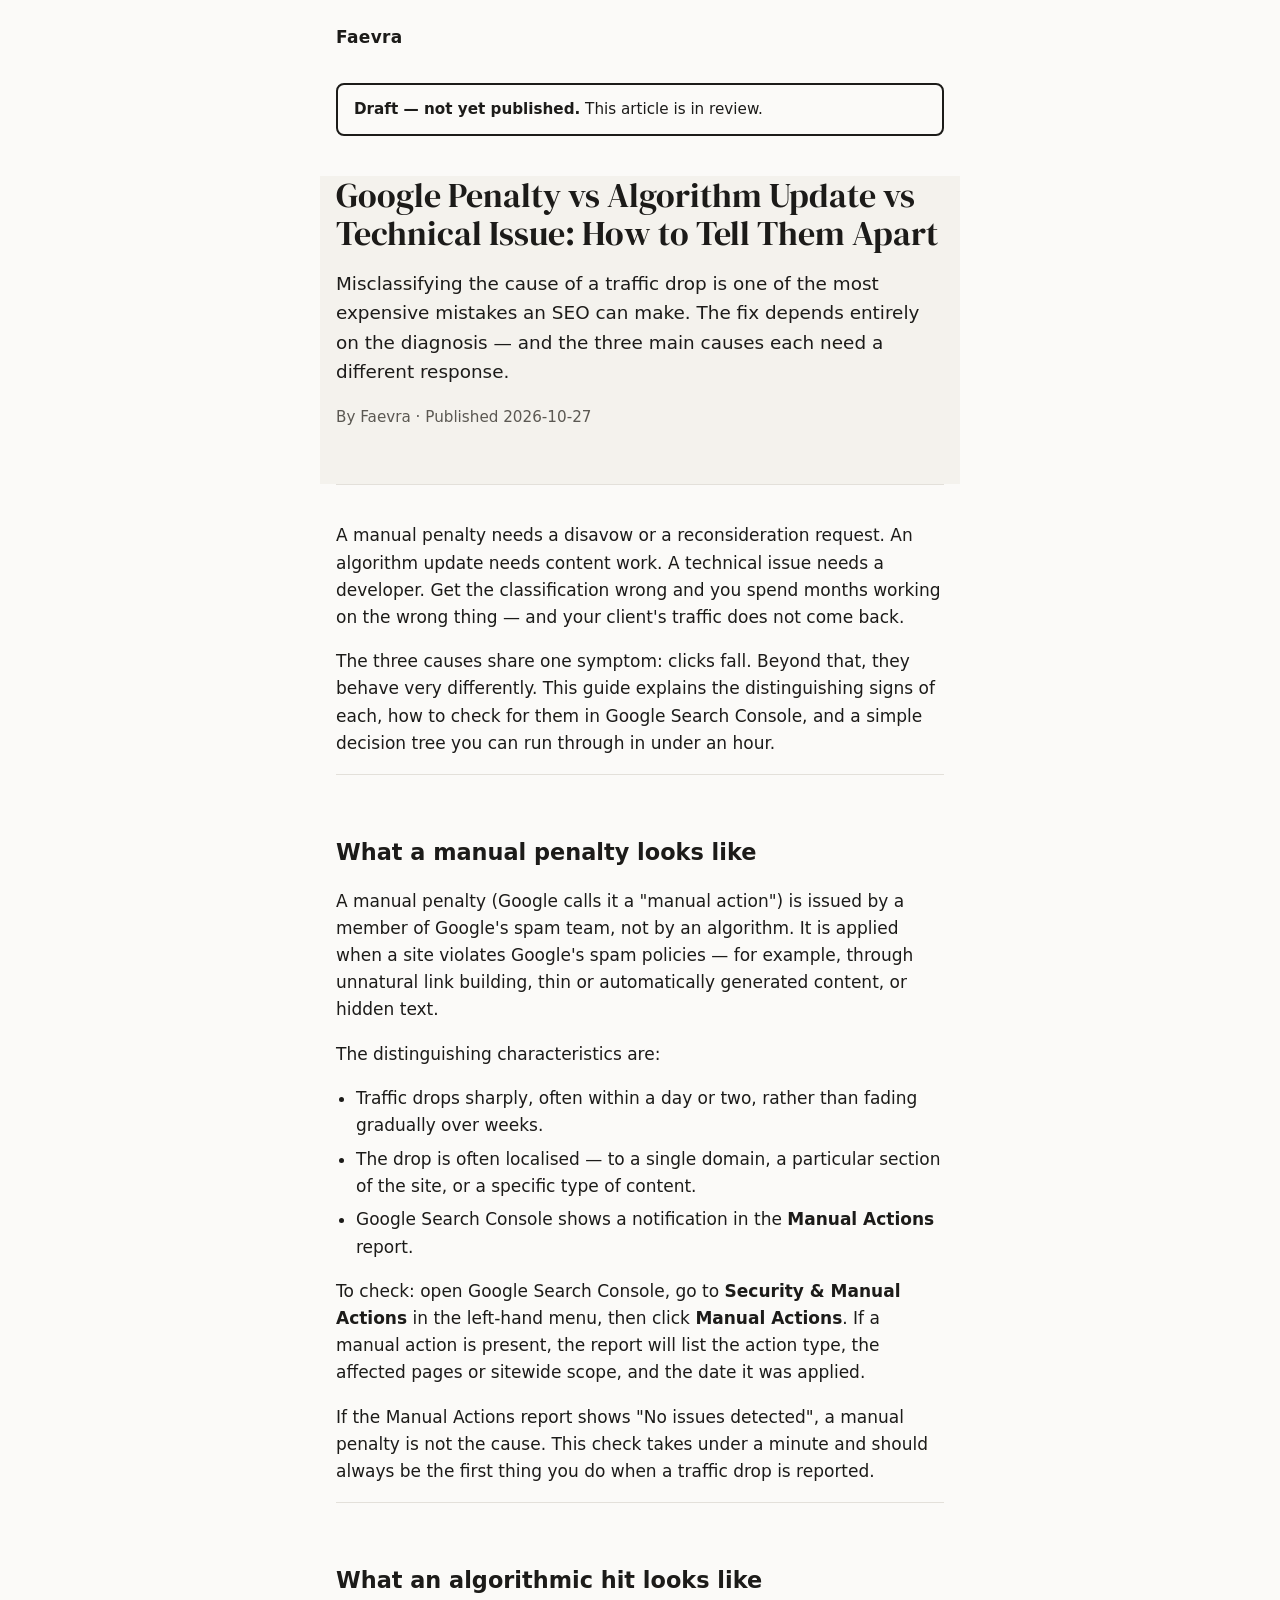
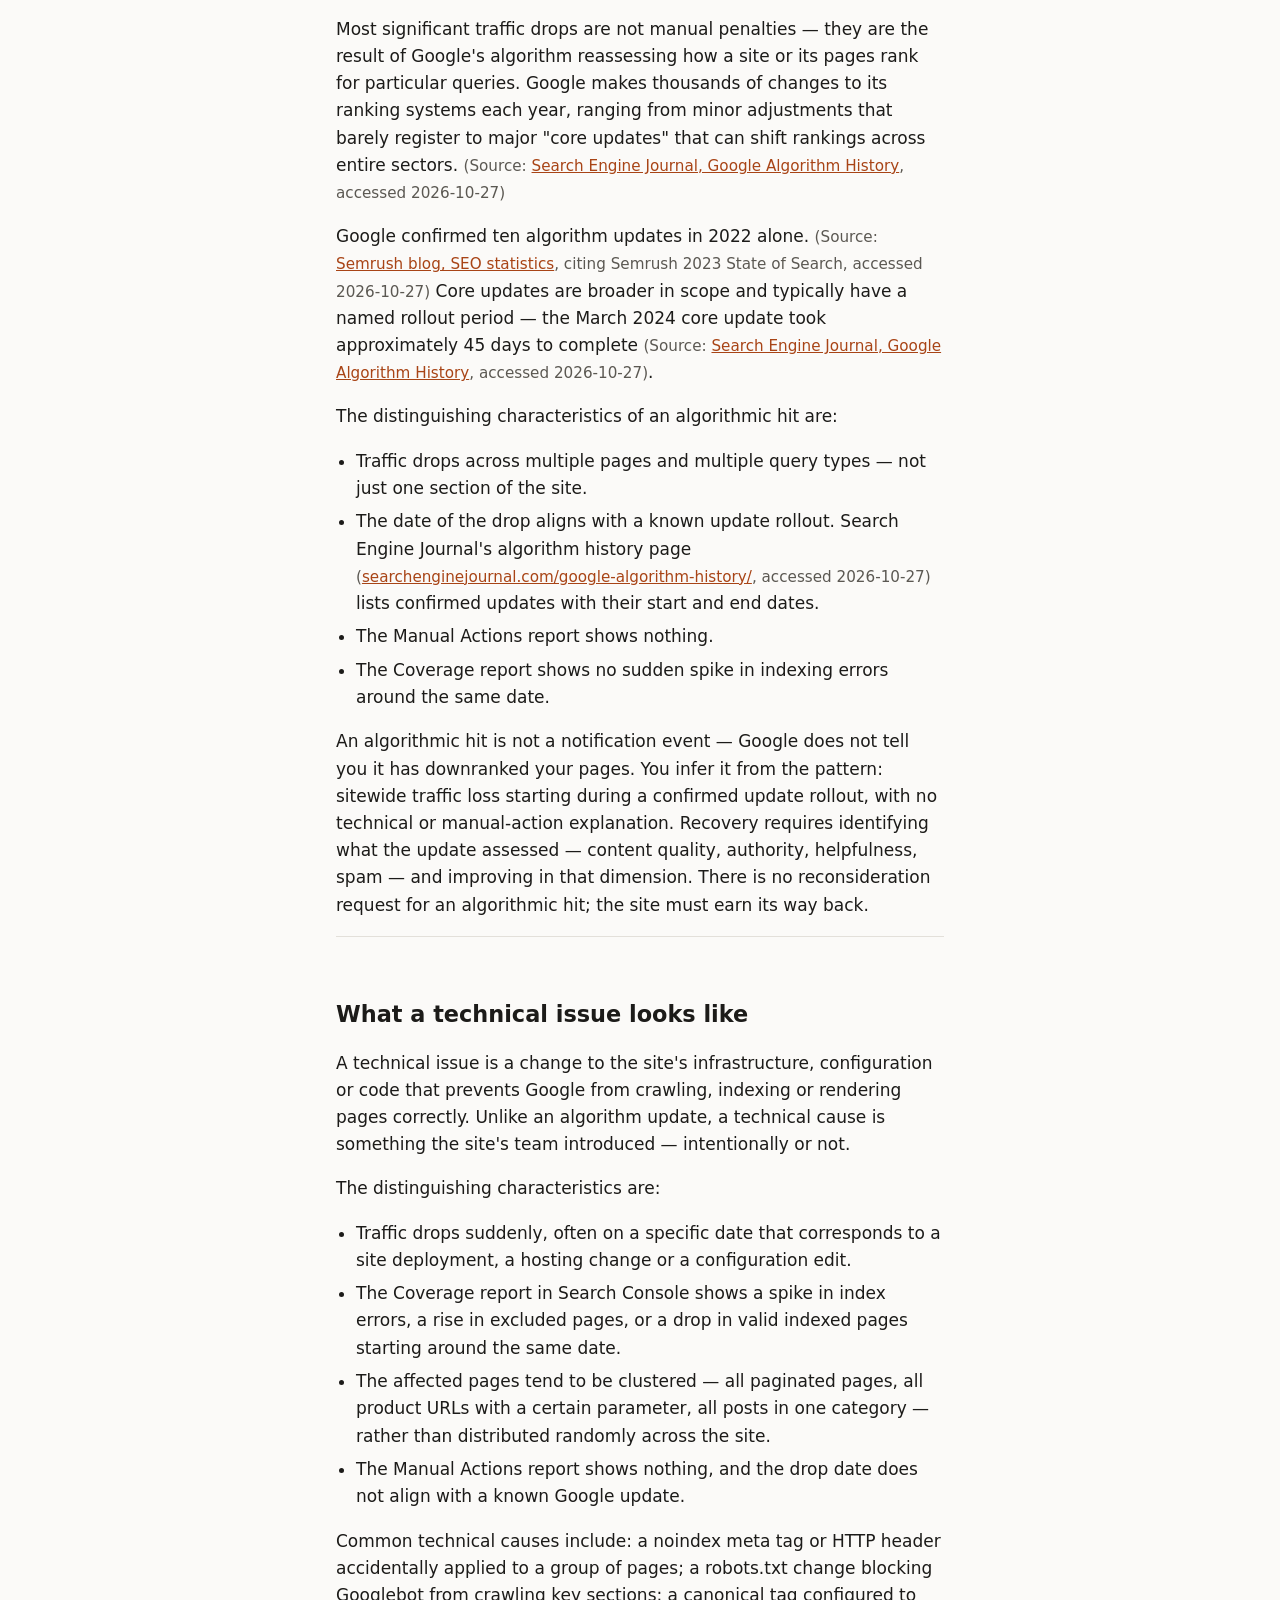
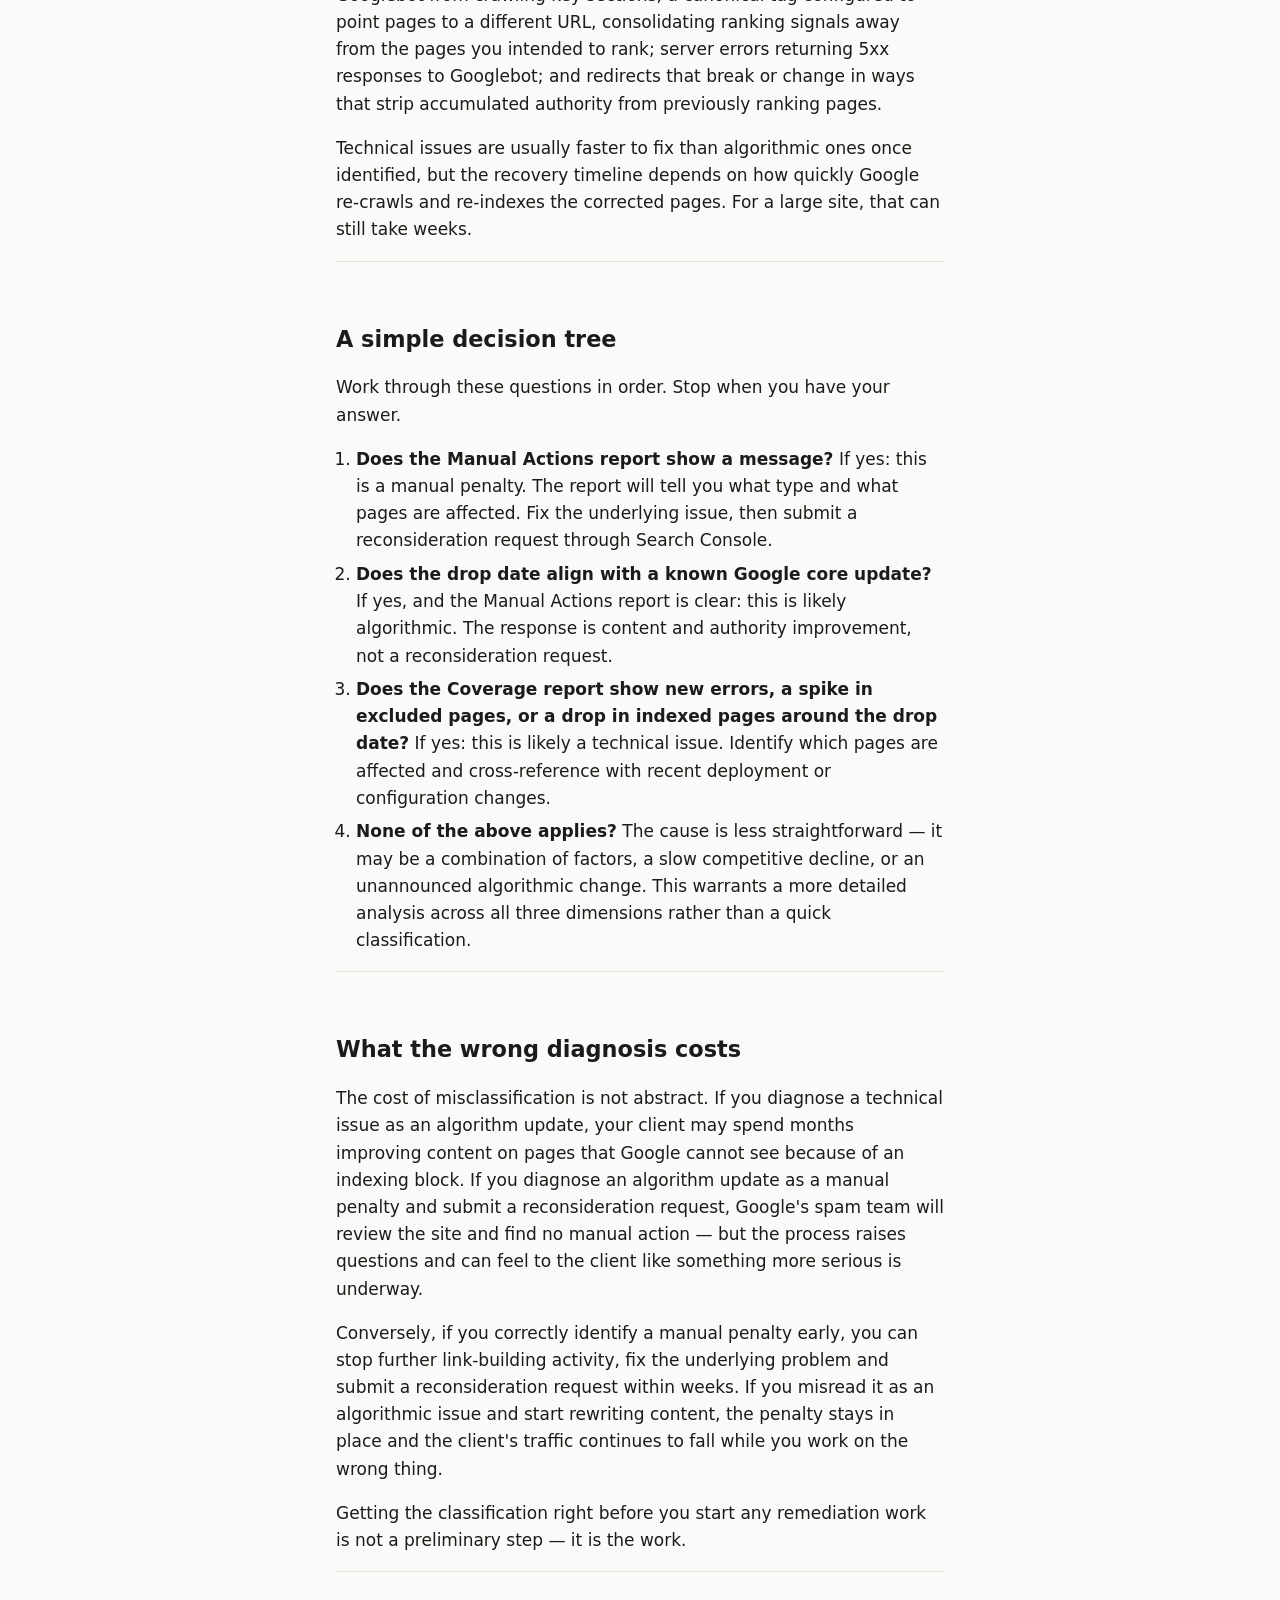
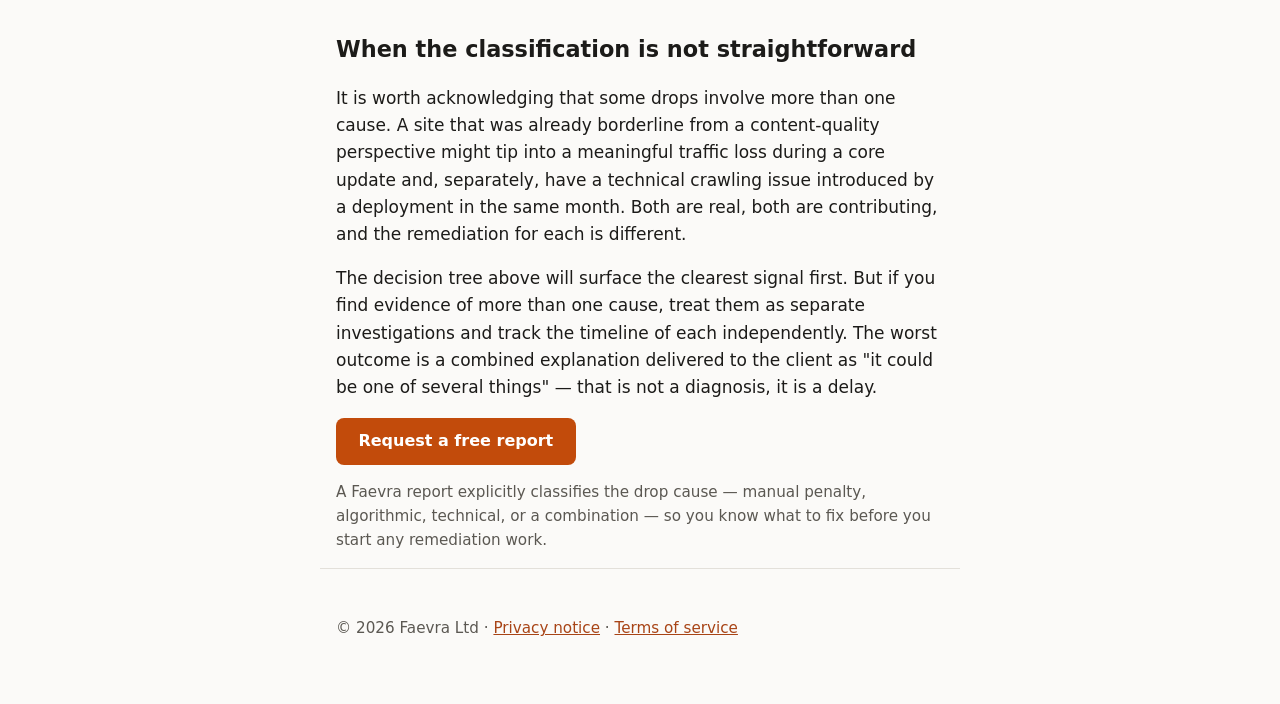
<file: apps/web/articles/google-penalty-vs-algorithm-update-traffic-drop.html>
<!doctype html>
<html lang="en-GB">
<head>
  <meta charset="utf-8">
  <meta name="viewport" content="width=device-width, initial-scale=1">
  <title>Google Penalty vs Algorithm Update vs Technical Issue: How to Tell Them Apart — Faevra</title>
  <meta name="description" content="How to correctly classify a traffic drop as a manual penalty, algorithm update or technical issue — because the diagnosis determines the fix.">
  <link rel="canonical" href="https://faevra.io/articles/google-penalty-vs-algorithm-update-traffic-drop">
  <meta name="theme-color" content="#fbfaf8" media="(prefers-color-scheme: light)">
  <meta name="theme-color" content="#161513" media="(prefers-color-scheme: dark)">
  <link rel="icon" href="/favicon.svg" type="image/svg+xml">
  <meta property="og:type" content="article">
  <meta property="og:site_name" content="Faevra">
  <meta property="og:locale" content="en_GB">
  <meta property="og:url" content="https://faevra.io/articles/google-penalty-vs-algorithm-update-traffic-drop">
  <meta property="og:title" content="Google Penalty vs Algorithm Update vs Technical Issue: How to Tell Them Apart — Faevra">
  <meta property="og:description" content="How to correctly classify a traffic drop as a manual penalty, algorithm update or technical issue — because the diagnosis determines the fix.">
  <meta property="og:image" content="https://faevra.io/og.png">
  <meta property="og:image:width" content="1200">
  <meta property="og:image:height" content="630">
  <meta property="og:image:alt" content="Faevra: plain-English Search Console traffic-drop reports">
  <meta name="twitter:card" content="summary_large_image">
  <meta name="twitter:image" content="https://faevra.io/og.png">
  <meta name="twitter:title" content="Google Penalty vs Algorithm Update vs Technical Issue: How to Tell Them Apart">
  <meta name="twitter:description" content="How to correctly classify a traffic drop as a manual penalty, algorithm update or technical issue — because the diagnosis determines the fix.">
  <meta name="robots" content="noindex">
  <!-- Schema.org: Article -->
  <script type="application/ld+json">
{
  "@context": "https://schema.org",
  "@type": "Article",
  "headline": "Google Penalty vs Algorithm Update vs Technical Issue: How to Tell Them Apart",
  "description": "How to correctly classify a traffic drop as a manual penalty, algorithm update or technical issue — because the diagnosis determines the fix.",
  "datePublished": "2026-10-27",
  "dateModified": "2026-10-27",
  "author": { "@type": "Organization", "name": "Faevra", "url": "https://faevra.io/" },
  "publisher": {
    "@type": "Organization",
    "name": "Faevra",
    "url": "https://faevra.io/",
    "logo": { "@type": "ImageObject", "url": "https://faevra.io/favicon.svg", "width": 512, "height": 512 }
  },
  "mainEntityOfPage": { "@type": "WebPage", "@id": "https://faevra.io/articles/google-penalty-vs-algorithm-update-traffic-drop" },
  "image": { "@type": "ImageObject", "url": "https://faevra.io/og.png", "width": 1200, "height": 630 }
}
  </script>
  <!-- Schema.org: BreadcrumbList -->
  <script type="application/ld+json">
{
  "@context": "https://schema.org",
  "@type": "BreadcrumbList",
  "itemListElement": [
    { "@type": "ListItem", "position": 1, "name": "Home", "item": "https://faevra.io/" },
    { "@type": "ListItem", "position": 2, "name": "Articles", "item": "https://faevra.io/articles" },
    { "@type": "ListItem", "position": 3, "name": "Penalty vs Update vs Technical", "item": "https://faevra.io/articles/google-penalty-vs-algorithm-update-traffic-drop" }
  ]
}
  </script>
  <link rel="preconnect" href="https://fonts.googleapis.com">
  <link rel="preconnect" href="https://fonts.gstatic.com" crossorigin>
  <link rel="stylesheet" href="../styles.css">
</head>
<body>
  <a class="skip-link" href="#main-content">Skip to main content</a>
  <header class="wrap">
    <p class="brand"><a href="/">Faevra</a></p>
  </header>
  <main class="wrap" id="main-content">

    <div class="draft-banner"><strong>Draft — not yet published.</strong> This article is in review.</div>

    <section class="hero">
      <h1>Google Penalty vs Algorithm Update vs Technical Issue: How to Tell Them Apart</h1>
      <p class="lead">Misclassifying the cause of a traffic drop is one of the most expensive mistakes an SEO can make. The fix depends entirely on the diagnosis — and the three main causes each need a different response.</p>
      <p class="note">By Faevra &middot; Published 2026-10-27</p>
    </section>

    <section>
      <p>A manual penalty needs a disavow or a reconsideration request. An algorithm update needs content work. A technical issue needs a developer. Get the classification wrong and you spend months working on the wrong thing — and your client's traffic does not come back.</p>

      <p>The three causes share one symptom: clicks fall. Beyond that, they behave very differently. This guide explains the distinguishing signs of each, how to check for them in Google Search Console, and a simple decision tree you can run through in under an hour.</p>
    </section>

    <section>
      <h2>What a manual penalty looks like</h2>
      <p>A manual penalty (Google calls it a "manual action") is issued by a member of Google's spam team, not by an algorithm. It is applied when a site violates Google's spam policies — for example, through unnatural link building, thin or automatically generated content, or hidden text.</p>

      <p>The distinguishing characteristics are:</p>
      <ul>
        <li>Traffic drops sharply, often within a day or two, rather than fading gradually over weeks.</li>
        <li>The drop is often localised — to a single domain, a particular section of the site, or a specific type of content.</li>
        <li>Google Search Console shows a notification in the <strong>Manual Actions</strong> report.</li>
      </ul>

      <p>To check: open Google Search Console, go to <strong>Security &amp; Manual Actions</strong> in the left-hand menu, then click <strong>Manual Actions</strong>. If a manual action is present, the report will list the action type, the affected pages or sitewide scope, and the date it was applied.</p>

      <p>If the Manual Actions report shows "No issues detected", a manual penalty is not the cause. This check takes under a minute and should always be the first thing you do when a traffic drop is reported.</p>
    </section>

    <section>
      <h2>What an algorithmic hit looks like</h2>
      <p>Most significant traffic drops are not manual penalties — they are the result of Google's algorithm reassessing how a site or its pages rank for particular queries. Google makes thousands of changes to its ranking systems each year, ranging from minor adjustments that barely register to major "core updates" that can shift rankings across entire sectors. <span class="note">(Source: <a href="https://www.searchenginejournal.com/google-algorithm-history/">Search Engine Journal, Google Algorithm History</a>, accessed 2026-10-27)</span></p>

      <p>Google confirmed ten algorithm updates in 2022 alone. <span class="note">(Source: <a href="https://www.semrush.com/blog/seo-statistics/">Semrush blog, SEO statistics</a>, citing Semrush 2023 State of Search, accessed 2026-10-27)</span> Core updates are broader in scope and typically have a named rollout period — the March 2024 core update took approximately 45 days to complete <span class="note">(Source: <a href="https://www.searchenginejournal.com/google-algorithm-history/">Search Engine Journal, Google Algorithm History</a>, accessed 2026-10-27)</span>.</p>

      <p>The distinguishing characteristics of an algorithmic hit are:</p>
      <ul>
        <li>Traffic drops across multiple pages and multiple query types — not just one section of the site.</li>
        <li>The date of the drop aligns with a known update rollout. Search Engine Journal's algorithm history page <span class="note">(<a href="https://www.searchenginejournal.com/google-algorithm-history/">searchenginejournal.com/google-algorithm-history/</a>, accessed 2026-10-27)</span> lists confirmed updates with their start and end dates.</li>
        <li>The Manual Actions report shows nothing.</li>
        <li>The Coverage report shows no sudden spike in indexing errors around the same date.</li>
      </ul>

      <p>An algorithmic hit is not a notification event — Google does not tell you it has downranked your pages. You infer it from the pattern: sitewide traffic loss starting during a confirmed update rollout, with no technical or manual-action explanation. Recovery requires identifying what the update assessed — content quality, authority, helpfulness, spam — and improving in that dimension. There is no reconsideration request for an algorithmic hit; the site must earn its way back.</p>
    </section>

    <section>
      <h2>What a technical issue looks like</h2>
      <p>A technical issue is a change to the site's infrastructure, configuration or code that prevents Google from crawling, indexing or rendering pages correctly. Unlike an algorithm update, a technical cause is something the site's team introduced — intentionally or not.</p>

      <p>The distinguishing characteristics are:</p>
      <ul>
        <li>Traffic drops suddenly, often on a specific date that corresponds to a site deployment, a hosting change or a configuration edit.</li>
        <li>The Coverage report in Search Console shows a spike in index errors, a rise in excluded pages, or a drop in valid indexed pages starting around the same date.</li>
        <li>The affected pages tend to be clustered — all paginated pages, all product URLs with a certain parameter, all posts in one category — rather than distributed randomly across the site.</li>
        <li>The Manual Actions report shows nothing, and the drop date does not align with a known Google update.</li>
      </ul>

      <p>Common technical causes include: a noindex meta tag or HTTP header accidentally applied to a group of pages; a robots.txt change blocking Googlebot from crawling key sections; a canonical tag configured to point pages to a different URL, consolidating ranking signals away from the pages you intended to rank; server errors returning 5xx responses to Googlebot; and redirects that break or change in ways that strip accumulated authority from previously ranking pages.</p>

      <p>Technical issues are usually faster to fix than algorithmic ones once identified, but the recovery timeline depends on how quickly Google re-crawls and re-indexes the corrected pages. For a large site, that can still take weeks.</p>
    </section>

    <section>
      <h2>A simple decision tree</h2>
      <p>Work through these questions in order. Stop when you have your answer.</p>

      <ol>
        <li><strong>Does the Manual Actions report show a message?</strong> If yes: this is a manual penalty. The report will tell you what type and what pages are affected. Fix the underlying issue, then submit a reconsideration request through Search Console.</li>
        <li><strong>Does the drop date align with a known Google core update?</strong> If yes, and the Manual Actions report is clear: this is likely algorithmic. The response is content and authority improvement, not a reconsideration request.</li>
        <li><strong>Does the Coverage report show new errors, a spike in excluded pages, or a drop in indexed pages around the drop date?</strong> If yes: this is likely a technical issue. Identify which pages are affected and cross-reference with recent deployment or configuration changes.</li>
        <li><strong>None of the above applies?</strong> The cause is less straightforward — it may be a combination of factors, a slow competitive decline, or an unannounced algorithmic change. This warrants a more detailed analysis across all three dimensions rather than a quick classification.</li>
      </ol>
    </section>

    <section>
      <h2>What the wrong diagnosis costs</h2>
      <p>The cost of misclassification is not abstract. If you diagnose a technical issue as an algorithm update, your client may spend months improving content on pages that Google cannot see because of an indexing block. If you diagnose an algorithm update as a manual penalty and submit a reconsideration request, Google's spam team will review the site and find no manual action — but the process raises questions and can feel to the client like something more serious is underway.</p>

      <p>Conversely, if you correctly identify a manual penalty early, you can stop further link-building activity, fix the underlying problem and submit a reconsideration request within weeks. If you misread it as an algorithmic issue and start rewriting content, the penalty stays in place and the client's traffic continues to fall while you work on the wrong thing.</p>

      <p>Getting the classification right before you start any remediation work is not a preliminary step — it is the work.</p>
    </section>

    <section>
      <h2>When the classification is not straightforward</h2>
      <p>It is worth acknowledging that some drops involve more than one cause. A site that was already borderline from a content-quality perspective might tip into a meaningful traffic loss during a core update and, separately, have a technical crawling issue introduced by a deployment in the same month. Both are real, both are contributing, and the remediation for each is different.</p>

      <p>The decision tree above will surface the clearest signal first. But if you find evidence of more than one cause, treat them as separate investigations and track the timeline of each independently. The worst outcome is a combined explanation delivered to the client as "it could be one of several things" — that is not a diagnosis, it is a delay.</p>

      <a class="button" href="/">Request a free report</a>

      <p class="note">A Faevra report explicitly classifies the drop cause — manual penalty, algorithmic, technical, or a combination — so you know what to fix before you start any remediation work.</p>
    </section>

  </main>
  <footer class="wrap">
    <p class="note">&copy; 2026 Faevra Ltd &middot; <a href="/privacy.html">Privacy notice</a> &middot; <a href="/terms.html">Terms of service</a></p>
  </footer>
</body>
</html>
</file>
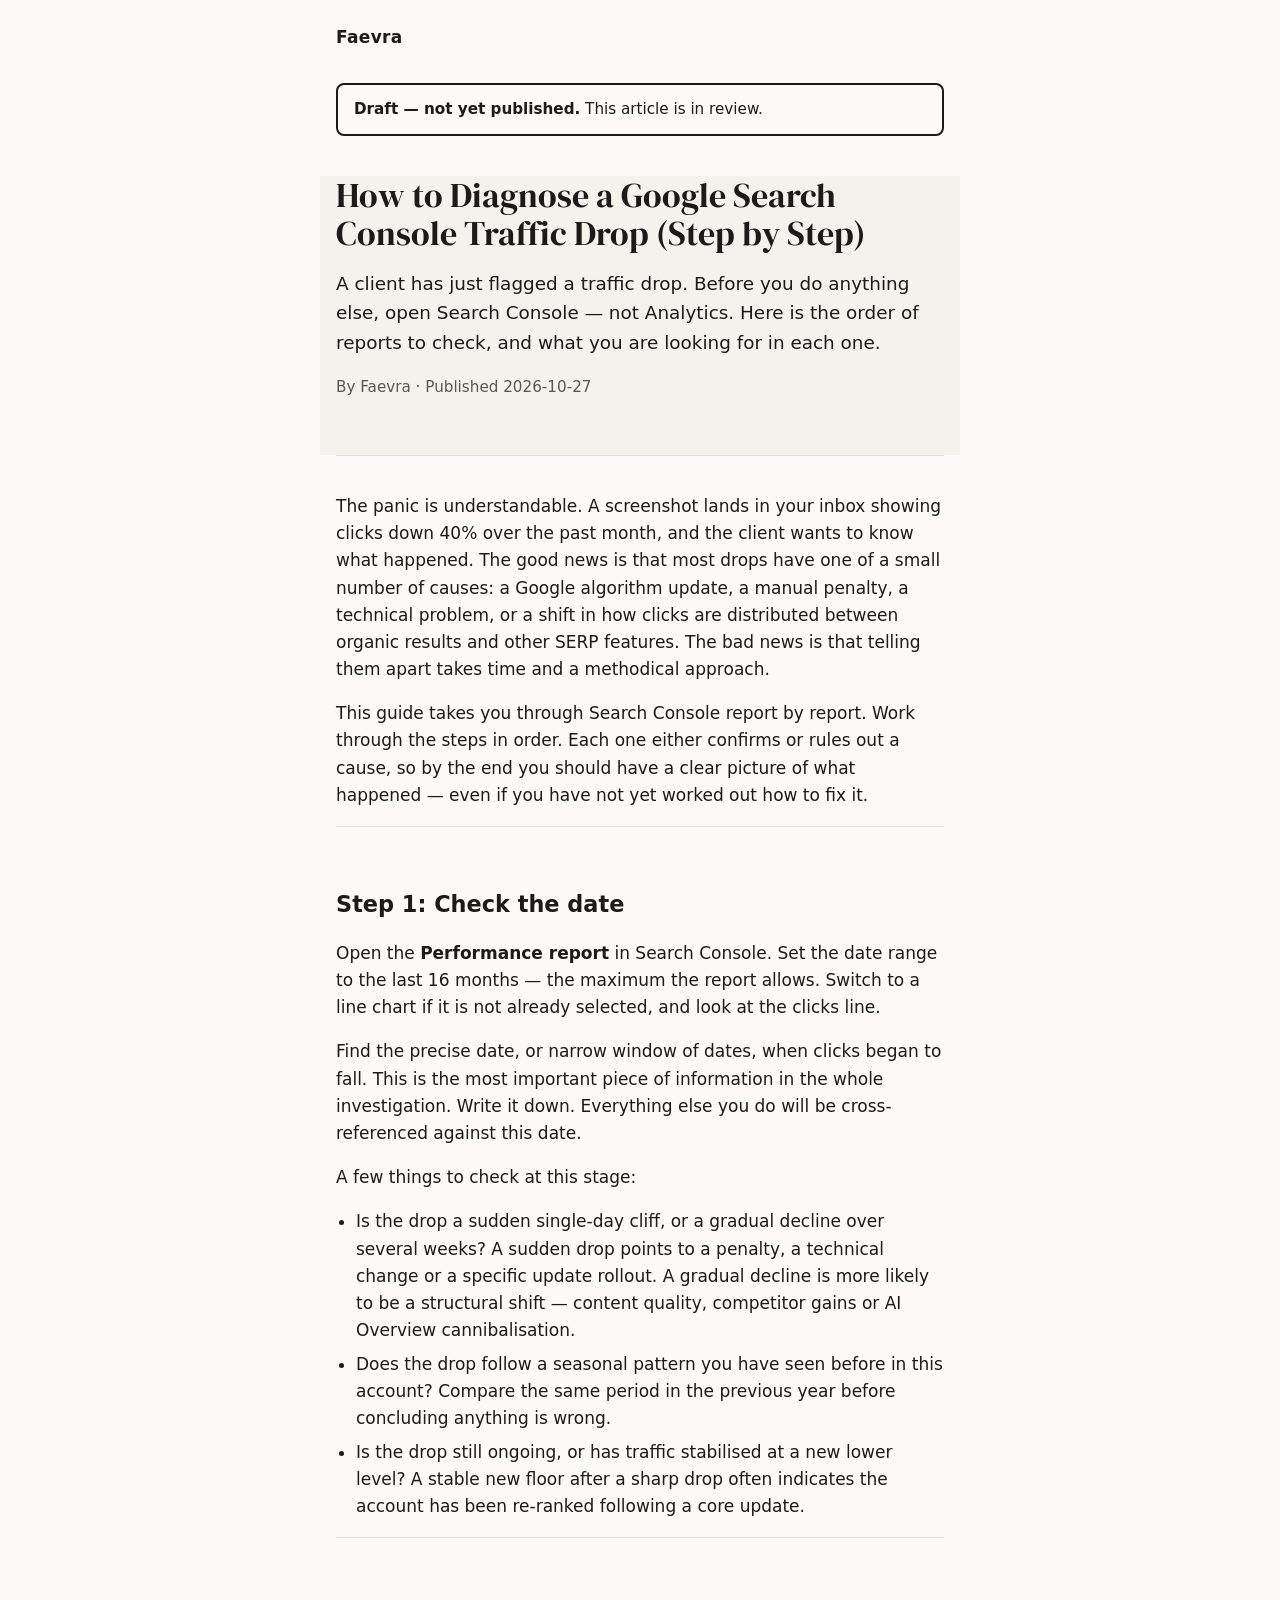
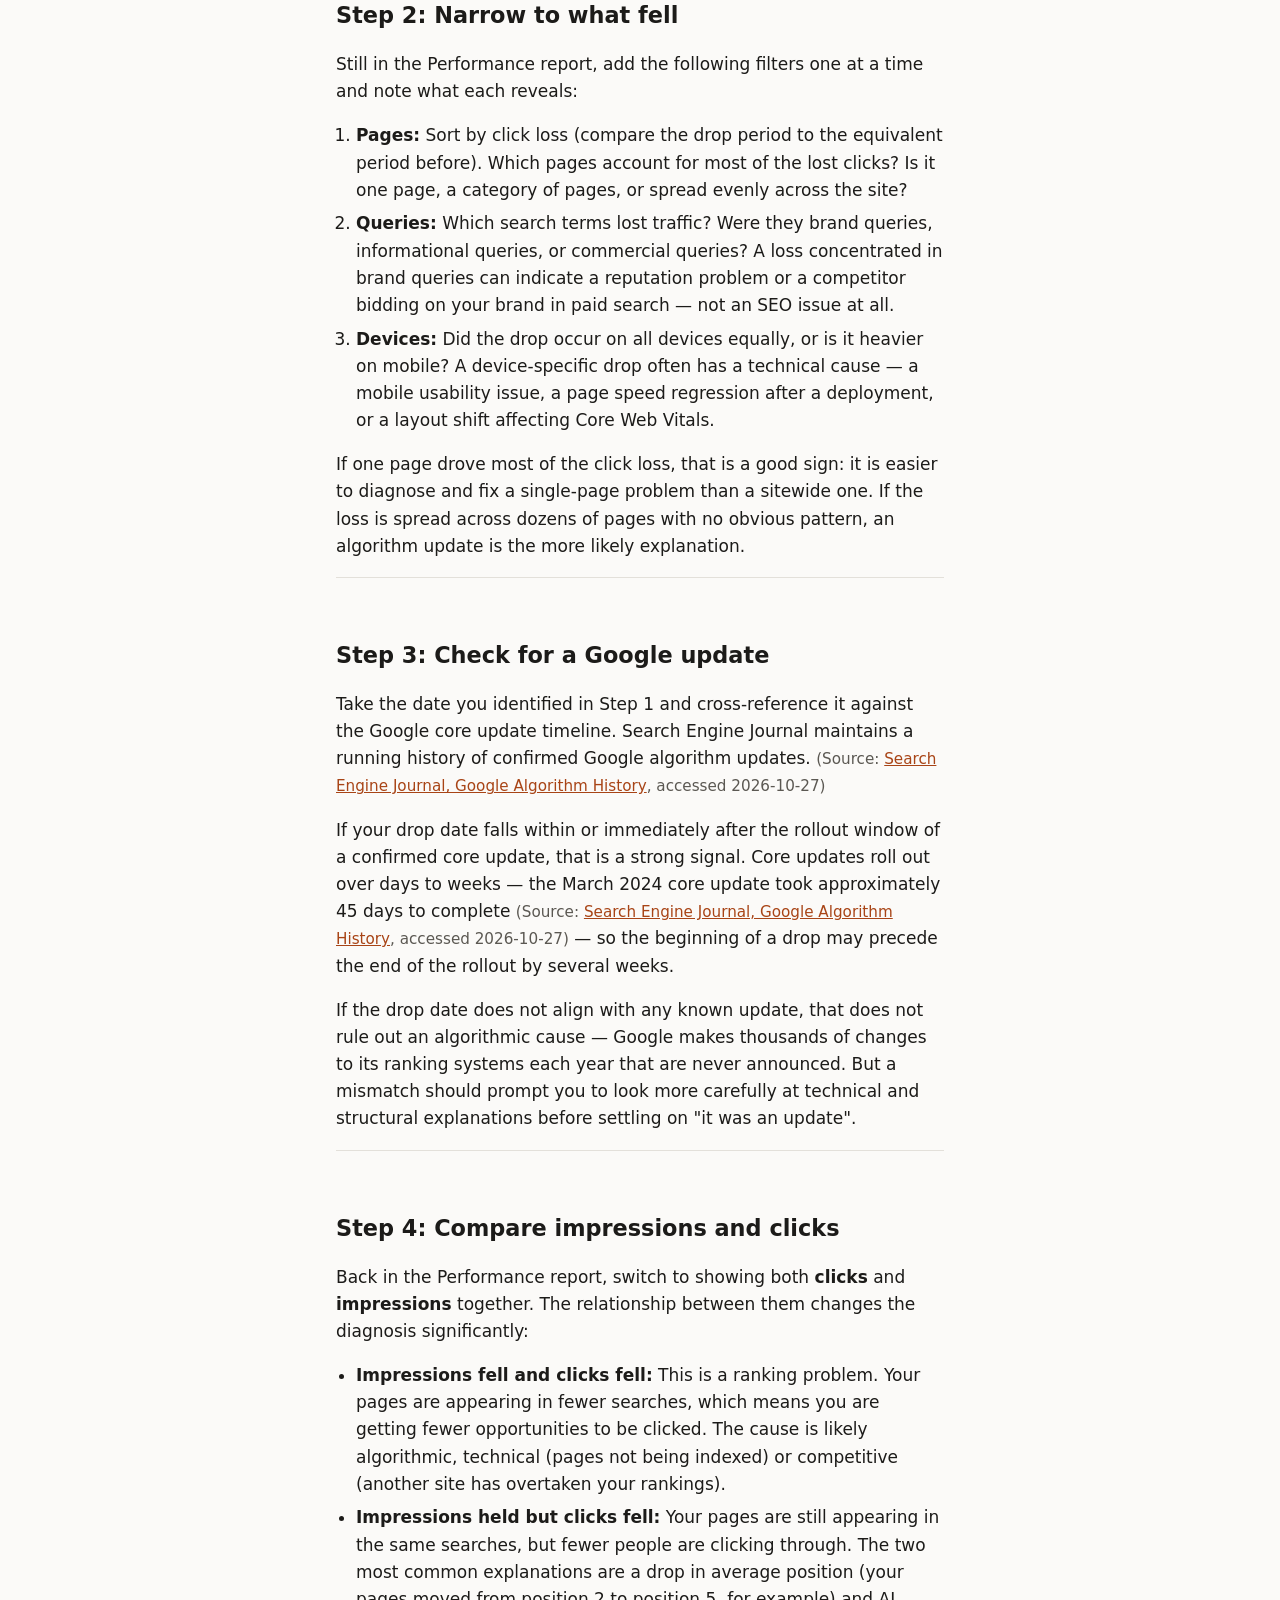
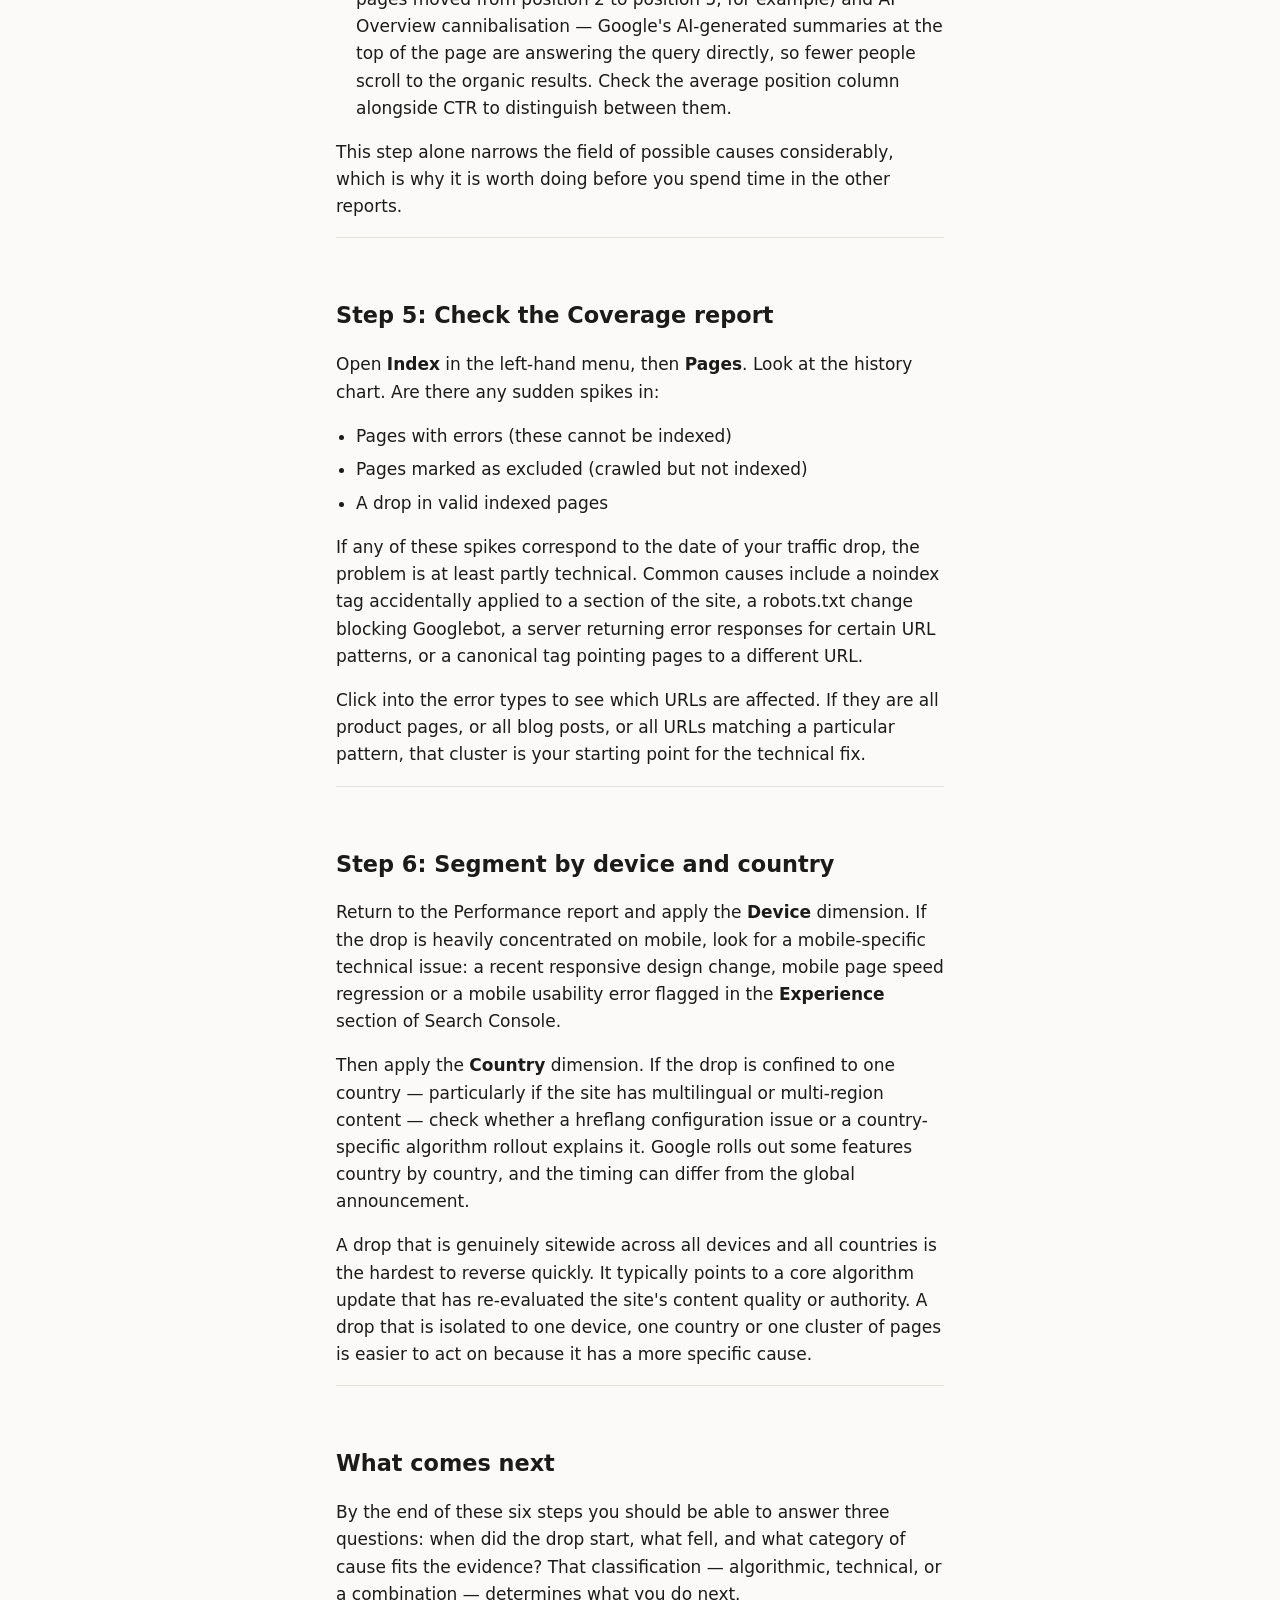
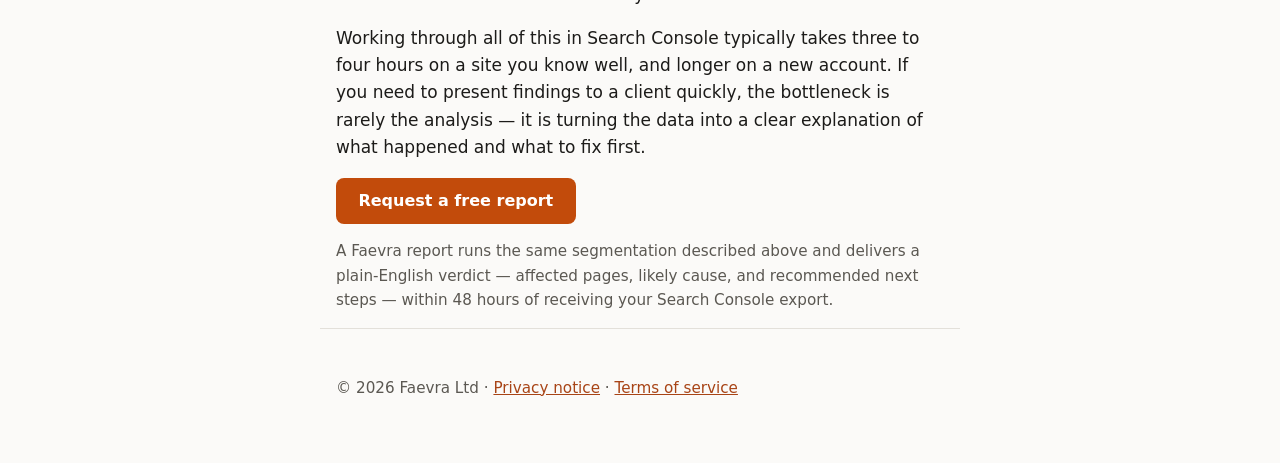
<file: apps/web/articles/how-to-diagnose-google-search-console-traffic-drop.html>
<!doctype html>
<html lang="en-GB">
<head>
  <meta charset="utf-8">
  <meta name="viewport" content="width=device-width, initial-scale=1">
  <title>How to Diagnose a Google Search Console Traffic Drop (Step by Step) — Faevra</title>
  <meta name="description" content="A step-by-step checklist for diagnosing a Google Search Console traffic drop: which reports to open, in which order, and what each one tells you.">
  <link rel="canonical" href="https://faevra.io/articles/how-to-diagnose-google-search-console-traffic-drop">
  <meta name="theme-color" content="#fbfaf8" media="(prefers-color-scheme: light)">
  <meta name="theme-color" content="#161513" media="(prefers-color-scheme: dark)">
  <link rel="icon" href="/favicon.svg" type="image/svg+xml">
  <meta property="og:type" content="article">
  <meta property="og:site_name" content="Faevra">
  <meta property="og:locale" content="en_GB">
  <meta property="og:url" content="https://faevra.io/articles/how-to-diagnose-google-search-console-traffic-drop">
  <meta property="og:title" content="How to Diagnose a Google Search Console Traffic Drop (Step by Step) — Faevra">
  <meta property="og:description" content="A step-by-step checklist for diagnosing a Google Search Console traffic drop: which reports to open, in which order, and what each one tells you.">
  <meta property="og:image" content="https://faevra.io/og.png">
  <meta property="og:image:width" content="1200">
  <meta property="og:image:height" content="630">
  <meta property="og:image:alt" content="Faevra: plain-English Search Console traffic-drop reports">
  <meta name="twitter:card" content="summary_large_image">
  <meta name="twitter:image" content="https://faevra.io/og.png">
  <meta name="twitter:title" content="How to Diagnose a Google Search Console Traffic Drop (Step by Step)">
  <meta name="twitter:description" content="A step-by-step checklist for diagnosing a Google Search Console traffic drop: which reports to open, in which order, and what each one tells you.">
  <meta name="robots" content="noindex">
  <!-- Schema.org: Article -->
  <script type="application/ld+json">
{
  "@context": "https://schema.org",
  "@type": "Article",
  "headline": "How to Diagnose a Google Search Console Traffic Drop (Step by Step)",
  "description": "A step-by-step checklist for diagnosing a Google Search Console traffic drop: which reports to open, in which order, and what each one tells you.",
  "datePublished": "2026-10-27",
  "dateModified": "2026-10-27",
  "author": { "@type": "Organization", "name": "Faevra", "url": "https://faevra.io/" },
  "publisher": {
    "@type": "Organization",
    "name": "Faevra",
    "url": "https://faevra.io/",
    "logo": { "@type": "ImageObject", "url": "https://faevra.io/favicon.svg", "width": 512, "height": 512 }
  },
  "mainEntityOfPage": { "@type": "WebPage", "@id": "https://faevra.io/articles/how-to-diagnose-google-search-console-traffic-drop" },
  "image": { "@type": "ImageObject", "url": "https://faevra.io/og.png", "width": 1200, "height": 630 }
}
  </script>
  <!-- Schema.org: BreadcrumbList -->
  <script type="application/ld+json">
{
  "@context": "https://schema.org",
  "@type": "BreadcrumbList",
  "itemListElement": [
    { "@type": "ListItem", "position": 1, "name": "Home", "item": "https://faevra.io/" },
    { "@type": "ListItem", "position": 2, "name": "Articles", "item": "https://faevra.io/articles" },
    { "@type": "ListItem", "position": 3, "name": "Diagnose a Traffic Drop", "item": "https://faevra.io/articles/how-to-diagnose-google-search-console-traffic-drop" }
  ]
}
  </script>
  <link rel="preconnect" href="https://fonts.googleapis.com">
  <link rel="preconnect" href="https://fonts.gstatic.com" crossorigin>
  <link rel="stylesheet" href="../styles.css">
</head>
<body>
  <a class="skip-link" href="#main-content">Skip to main content</a>
  <header class="wrap">
    <p class="brand"><a href="/">Faevra</a></p>
  </header>
  <main class="wrap" id="main-content">

    <div class="draft-banner"><strong>Draft — not yet published.</strong> This article is in review.</div>

    <section class="hero">
      <h1>How to Diagnose a Google Search Console Traffic Drop (Step by Step)</h1>
      <p class="lead">A client has just flagged a traffic drop. Before you do anything else, open Search Console — not Analytics. Here is the order of reports to check, and what you are looking for in each one.</p>
      <p class="note">By Faevra &middot; Published 2026-10-27</p>
    </section>

    <section>
      <p>The panic is understandable. A screenshot lands in your inbox showing clicks down 40% over the past month, and the client wants to know what happened. The good news is that most drops have one of a small number of causes: a Google algorithm update, a manual penalty, a technical problem, or a shift in how clicks are distributed between organic results and other SERP features. The bad news is that telling them apart takes time and a methodical approach.</p>

      <p>This guide takes you through Search Console report by report. Work through the steps in order. Each one either confirms or rules out a cause, so by the end you should have a clear picture of what happened — even if you have not yet worked out how to fix it.</p>
    </section>

    <section>
      <h2>Step 1: Check the date</h2>
      <p>Open the <strong>Performance report</strong> in Search Console. Set the date range to the last 16 months — the maximum the report allows. Switch to a line chart if it is not already selected, and look at the clicks line.</p>

      <p>Find the precise date, or narrow window of dates, when clicks began to fall. This is the most important piece of information in the whole investigation. Write it down. Everything else you do will be cross-referenced against this date.</p>

      <p>A few things to check at this stage:</p>
      <ul>
        <li>Is the drop a sudden single-day cliff, or a gradual decline over several weeks? A sudden drop points to a penalty, a technical change or a specific update rollout. A gradual decline is more likely to be a structural shift — content quality, competitor gains or AI Overview cannibalisation.</li>
        <li>Does the drop follow a seasonal pattern you have seen before in this account? Compare the same period in the previous year before concluding anything is wrong.</li>
        <li>Is the drop still ongoing, or has traffic stabilised at a new lower level? A stable new floor after a sharp drop often indicates the account has been re-ranked following a core update.</li>
      </ul>
    </section>

    <section>
      <h2>Step 2: Narrow to what fell</h2>
      <p>Still in the Performance report, add the following filters one at a time and note what each reveals:</p>

      <ol>
        <li><strong>Pages:</strong> Sort by click loss (compare the drop period to the equivalent period before). Which pages account for most of the lost clicks? Is it one page, a category of pages, or spread evenly across the site?</li>
        <li><strong>Queries:</strong> Which search terms lost traffic? Were they brand queries, informational queries, or commercial queries? A loss concentrated in brand queries can indicate a reputation problem or a competitor bidding on your brand in paid search — not an SEO issue at all.</li>
        <li><strong>Devices:</strong> Did the drop occur on all devices equally, or is it heavier on mobile? A device-specific drop often has a technical cause — a mobile usability issue, a page speed regression after a deployment, or a layout shift affecting Core Web Vitals.</li>
      </ol>

      <p>If one page drove most of the click loss, that is a good sign: it is easier to diagnose and fix a single-page problem than a sitewide one. If the loss is spread across dozens of pages with no obvious pattern, an algorithm update is the more likely explanation.</p>
    </section>

    <section>
      <h2>Step 3: Check for a Google update</h2>
      <p>Take the date you identified in Step 1 and cross-reference it against the Google core update timeline. Search Engine Journal maintains a running history of confirmed Google algorithm updates. <span class="note">(Source: <a href="https://www.searchenginejournal.com/google-algorithm-history/">Search Engine Journal, Google Algorithm History</a>, accessed 2026-10-27)</span></p>

      <p>If your drop date falls within or immediately after the rollout window of a confirmed core update, that is a strong signal. Core updates roll out over days to weeks — the March 2024 core update took approximately 45 days to complete <span class="note">(Source: <a href="https://www.searchenginejournal.com/google-algorithm-history/">Search Engine Journal, Google Algorithm History</a>, accessed 2026-10-27)</span> — so the beginning of a drop may precede the end of the rollout by several weeks.</p>

      <p>If the drop date does not align with any known update, that does not rule out an algorithmic cause — Google makes thousands of changes to its ranking systems each year that are never announced. But a mismatch should prompt you to look more carefully at technical and structural explanations before settling on "it was an update".</p>
    </section>

    <section>
      <h2>Step 4: Compare impressions and clicks</h2>
      <p>Back in the Performance report, switch to showing both <strong>clicks</strong> and <strong>impressions</strong> together. The relationship between them changes the diagnosis significantly:</p>

      <ul>
        <li><strong>Impressions fell and clicks fell:</strong> This is a ranking problem. Your pages are appearing in fewer searches, which means you are getting fewer opportunities to be clicked. The cause is likely algorithmic, technical (pages not being indexed) or competitive (another site has overtaken your rankings).</li>
        <li><strong>Impressions held but clicks fell:</strong> Your pages are still appearing in the same searches, but fewer people are clicking through. The two most common explanations are a drop in average position (your pages moved from position 2 to position 5, for example) and AI Overview cannibalisation — Google's AI-generated summaries at the top of the page are answering the query directly, so fewer people scroll to the organic results. Check the average position column alongside CTR to distinguish between them.</li>
      </ul>

      <p>This step alone narrows the field of possible causes considerably, which is why it is worth doing before you spend time in the other reports.</p>
    </section>

    <section>
      <h2>Step 5: Check the Coverage report</h2>
      <p>Open <strong>Index</strong> in the left-hand menu, then <strong>Pages</strong>. Look at the history chart. Are there any sudden spikes in:</p>

      <ul>
        <li>Pages with errors (these cannot be indexed)</li>
        <li>Pages marked as excluded (crawled but not indexed)</li>
        <li>A drop in valid indexed pages</li>
      </ul>

      <p>If any of these spikes correspond to the date of your traffic drop, the problem is at least partly technical. Common causes include a noindex tag accidentally applied to a section of the site, a robots.txt change blocking Googlebot, a server returning error responses for certain URL patterns, or a canonical tag pointing pages to a different URL.</p>

      <p>Click into the error types to see which URLs are affected. If they are all product pages, or all blog posts, or all URLs matching a particular pattern, that cluster is your starting point for the technical fix.</p>
    </section>

    <section>
      <h2>Step 6: Segment by device and country</h2>
      <p>Return to the Performance report and apply the <strong>Device</strong> dimension. If the drop is heavily concentrated on mobile, look for a mobile-specific technical issue: a recent responsive design change, mobile page speed regression or a mobile usability error flagged in the <strong>Experience</strong> section of Search Console.</p>

      <p>Then apply the <strong>Country</strong> dimension. If the drop is confined to one country — particularly if the site has multilingual or multi-region content — check whether a hreflang configuration issue or a country-specific algorithm rollout explains it. Google rolls out some features country by country, and the timing can differ from the global announcement.</p>

      <p>A drop that is genuinely sitewide across all devices and all countries is the hardest to reverse quickly. It typically points to a core algorithm update that has re-evaluated the site's content quality or authority. A drop that is isolated to one device, one country or one cluster of pages is easier to act on because it has a more specific cause.</p>
    </section>

    <section>
      <h2>What comes next</h2>
      <p>By the end of these six steps you should be able to answer three questions: when did the drop start, what fell, and what category of cause fits the evidence? That classification — algorithmic, technical, or a combination — determines what you do next.</p>

      <p>Working through all of this in Search Console typically takes three to four hours on a site you know well, and longer on a new account. If you need to present findings to a client quickly, the bottleneck is rarely the analysis — it is turning the data into a clear explanation of what happened and what to fix first.</p>

      <a class="button" href="/">Request a free report</a>

      <p class="note">A Faevra report runs the same segmentation described above and delivers a plain-English verdict — affected pages, likely cause, and recommended next steps — within 48 hours of receiving your Search Console export.</p>
    </section>

  </main>
  <footer class="wrap">
    <p class="note">&copy; 2026 Faevra Ltd &middot; <a href="/privacy.html">Privacy notice</a> &middot; <a href="/terms.html">Terms of service</a></p>
  </footer>
</body>
</html>
</file>
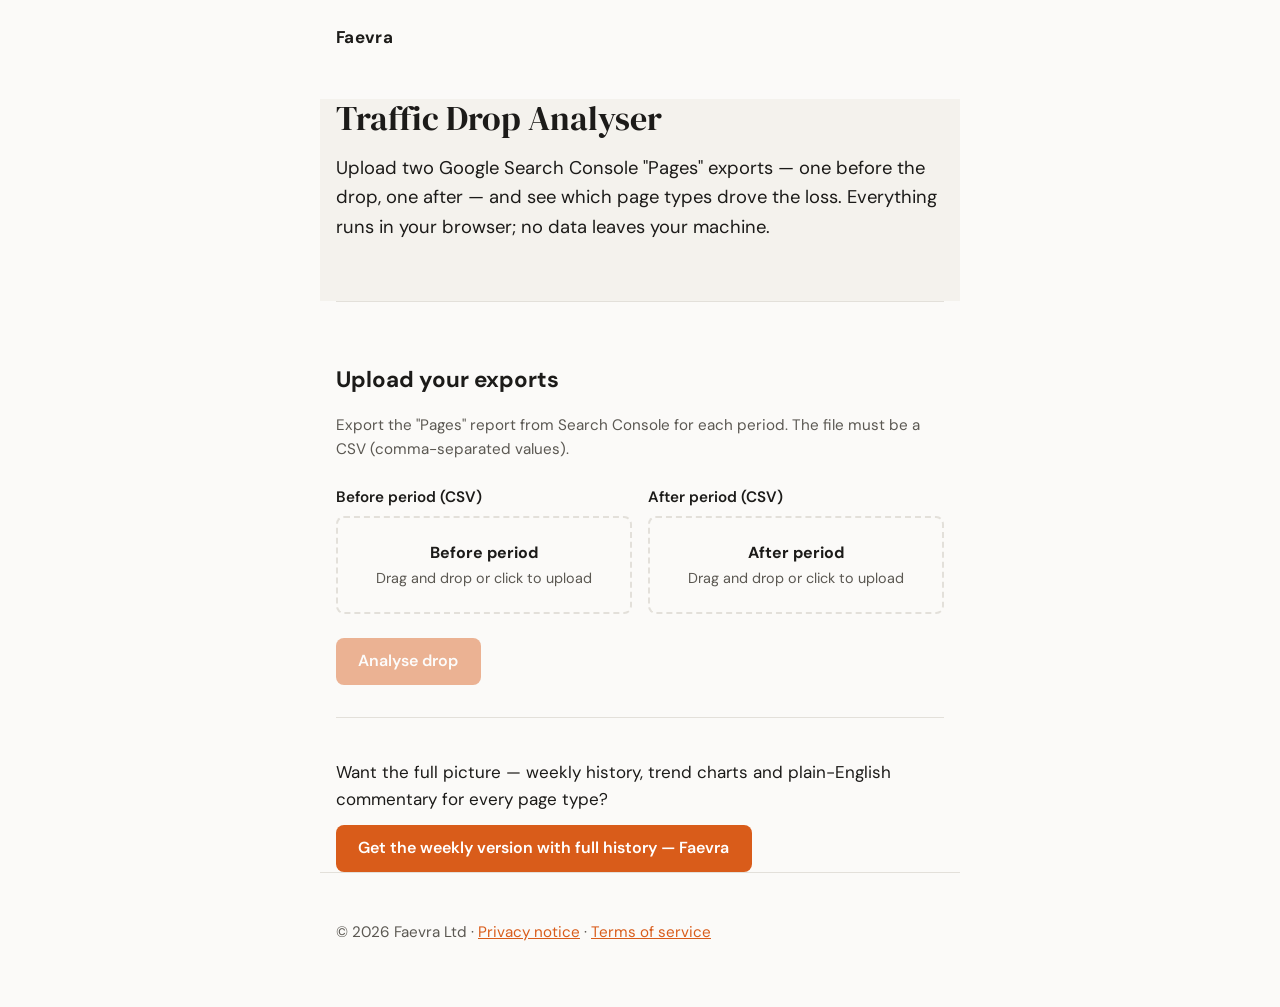
<file: apps/web/tools/page-type-grouper.html>
<!doctype html>
<html lang="en-GB">
<head>
  <meta charset="utf-8">
  <meta name="viewport" content="width=device-width, initial-scale=1">
  <title>Traffic Drop Analyser — Faevra</title>
  <meta name="description" content="Free browser tool for SEO agencies: upload two Search Console exports and instantly see which page types drove a traffic drop.">
  <meta name="robots" content="noindex">
  <meta name="theme-color" content="#fbfaf8" media="(prefers-color-scheme: light)">
  <meta name="theme-color" content="#161513" media="(prefers-color-scheme: dark)">
  <link rel="icon" href="/favicon.svg" type="image/svg+xml">
  <link rel="preconnect" href="https://fonts.googleapis.com">
  <link rel="preconnect" href="https://fonts.gstatic.com" crossorigin>
  <link rel="stylesheet" href="https://fonts.googleapis.com/css2?family=DM+Serif+Display:ital@0;1&amp;family=DM+Sans:wght@400;500;600&amp;display=swap">
  <style>
    :root {
      color-scheme: light dark;
      --bg: #fbfaf8;
      --bg-subtle: #f4f2ed;
      --text: #1c1b19;
      --quiet: #5b5852;
      --accent: #d95c1a;
      --accent-text: #ffffff;
      --rule: #e3e0da;
      --focus: #d95c1a;
    }
    @media (prefers-color-scheme: dark) {
      :root {
        --bg: #161513;
        --bg-subtle: #1e1c1a;
        --text: #f1efea;
        --quiet: #a9a59c;
        --accent: #f5834a;
        --accent-text: #0e0d0c;
        --rule: #2c2a26;
        --focus: #f5834a;
      }
    }
    * { box-sizing: border-box; }
    body {
      margin: 0;
      background: var(--bg);
      color: var(--text);
      font: 17px/1.6 'DM Sans', system-ui, -apple-system, 'Segoe UI', sans-serif;
    }
    .wrap { max-width: 40rem; margin: 0 auto; padding: 0 16px; }
    header.wrap { padding-top: 24px; padding-bottom: 8px; }
    .brand { font-weight: 700; letter-spacing: 0.02em; margin: 0; }
    .brand a { color: inherit; text-decoration: none; }
    .brand a:focus-visible { outline: 3px solid var(--focus); outline-offset: 3px; border-radius: 3px; }
    h1 {
      font-family: 'DM Serif Display', Georgia, 'Times New Roman', serif;
      font-size: 2.1rem;
      font-weight: 400;
      line-height: 1.15;
      margin: 2.5rem 0 1rem;
      text-wrap: balance;
    }
    h2 {
      font-size: 1.4rem;
      font-weight: 700;
      margin: 2.5rem 0 0.5rem;
      text-wrap: balance;
    }
    .lead { font-size: 1.15rem; text-wrap: pretty; margin-top: 0; }
    .note { color: var(--quiet); font-size: 0.95rem; }
    a { color: var(--accent); }
    a:focus-visible { outline: 3px solid var(--focus); outline-offset: 2px; border-radius: 2px; }
    section { border-top: 1px solid var(--rule); padding-top: 1.25rem; }
    section.hero { border-top: 0; padding-top: 0; background: var(--bg-subtle); margin: 0 -16px; padding-left: 16px; padding-right: 16px; padding-bottom: 2.5rem; }
    footer.wrap { padding: 2rem 16px 3rem; border-top: 1px solid var(--rule); }
    .skip-link {
      position: absolute;
      left: -9999px;
      top: 16px;
      background: var(--bg);
      color: var(--text);
      padding: 0.5rem 1rem;
      border: 2px solid var(--text);
      border-radius: 6px;
      font-size: 0.95rem;
      z-index: 100;
      text-decoration: none;
    }
    .skip-link:focus { left: 16px; }

    /* Upload areas */
    .upload-grid {
      display: grid;
      grid-template-columns: 1fr 1fr;
      gap: 1rem;
      margin: 1.5rem 0;
    }
    @media (max-width: 480px) {
      .upload-grid { grid-template-columns: 1fr; }
      h1 { font-size: 1.9rem; margin-top: 1.75rem; }
      h2 { font-size: 1.25rem; margin-top: 2rem; }
    }
    .upload-label {
      display: block;
      font-weight: 600;
      margin-bottom: 0.4rem;
      font-size: 0.95rem;
    }
    .drop-zone {
      border: 2px dashed var(--rule);
      border-radius: 8px;
      padding: 1.5rem 1rem;
      text-align: center;
      cursor: pointer;
      transition: border-color 0.15s ease, background 0.15s ease;
      position: relative;
      background: var(--bg);
    }
    .drop-zone:hover,
    .drop-zone.drag-over {
      border-color: var(--accent);
      background: var(--bg-subtle);
    }
    .drop-zone:focus-within {
      outline: 3px solid var(--focus);
      outline-offset: 2px;
      border-radius: 8px;
    }
    .drop-zone input[type="file"] {
      position: absolute;
      inset: 0;
      opacity: 0;
      cursor: pointer;
      width: 100%;
      height: 100%;
    }
    .drop-zone input[type="file"]:focus-visible {
      outline: 3px solid var(--focus);
      outline-offset: 2px;
      border-radius: 8px;
    }
    .drop-zone-text {
      pointer-events: none;
      font-size: 0.9rem;
      color: var(--quiet);
      line-height: 1.4;
    }
    .drop-zone-text strong {
      display: block;
      color: var(--text);
      font-size: 1rem;
      margin-bottom: 0.25rem;
    }
    .drop-zone.loaded {
      border-color: var(--accent);
      border-style: solid;
    }
    .drop-zone.loaded .drop-zone-text strong {
      color: var(--accent);
    }
    .file-name {
      display: none;
      font-size: 0.85rem;
      color: var(--quiet);
      margin-top: 0.25rem;
      word-break: break-all;
    }
    .drop-zone.loaded .file-name { display: block; }

    /* Button */
    .button {
      display: inline-block;
      background: var(--accent);
      color: var(--accent-text);
      padding: 0.75rem 1.4rem;
      border-radius: 8px;
      text-decoration: none;
      font-weight: 600;
      font-size: 1rem;
      line-height: 1.4;
      transition: filter 0.1s ease;
      border: none;
      cursor: pointer;
      font-family: inherit;
    }
    .button:hover { filter: brightness(1.08); }
    .button:active { transform: translateY(1px); }
    .button:focus-visible { outline: 3px solid var(--text); outline-offset: 3px; }
    .button:disabled {
      opacity: 0.45;
      cursor: not-allowed;
      filter: none;
      transform: none;
    }
    .button-row { margin: 0.5rem 0 1.5rem; }
    @media (prefers-reduced-motion: reduce) {
      .button { transition: none; }
      .button:active { transform: none; }
    }

    /* Results */
    #results { display: none; }
    #results.visible { display: block; }
    .headline-sentence {
      font-size: 1.15rem;
      font-weight: 600;
      margin: 1rem 0 1.5rem;
      padding: 1rem 1.25rem;
      background: var(--bg-subtle);
      border-left: 4px solid var(--accent);
      border-radius: 0 8px 8px 0;
    }
    .table-wrap { overflow-x: auto; margin: 1rem 0; }
    table {
      border-collapse: collapse;
      width: 100%;
      font-size: 0.95rem;
    }
    th, td {
      text-align: left;
      vertical-align: top;
      padding: 0.5rem 0.6rem;
      border-bottom: 1px solid var(--rule);
    }
    th { font-weight: 600; }
    td.numeric, th.numeric { text-align: right; }
    .loss { color: var(--accent); font-weight: 600; }
    .no-change { color: var(--quiet); }

    /* Custom pattern */
    #custom-pattern-section { display: none; }
    #custom-pattern-section.visible { display: block; }
    .custom-pattern-box {
      background: var(--bg-subtle);
      border: 1px solid var(--rule);
      border-radius: 8px;
      padding: 1.25rem;
      margin: 1.5rem 0;
    }
    .custom-pattern-box label {
      display: block;
      font-weight: 600;
      margin-bottom: 0.5rem;
    }
    .custom-pattern-row {
      display: flex;
      gap: 0.75rem;
      align-items: center;
      flex-wrap: wrap;
      margin-top: 0.5rem;
    }
    .text-input {
      flex: 1;
      min-width: 160px;
      padding: 0.6rem 0.8rem;
      border: 2px solid var(--rule);
      border-radius: 6px;
      background: var(--bg);
      color: var(--text);
      font: inherit;
      font-size: 0.95rem;
    }
    .text-input:focus-visible {
      outline: 3px solid var(--focus);
      outline-offset: 2px;
      border-color: var(--accent);
    }

    /* CTA */
    .cta-section {
      border-top: 1px solid var(--rule);
      padding-top: 1.5rem;
      margin-top: 2rem;
    }
    .cta-section p { margin-bottom: 0.75rem; }

    /* Error */
    .error-msg {
      color: var(--accent);
      font-size: 0.95rem;
      margin: 0.5rem 0;
      display: none;
    }
    .error-msg.visible { display: block; }
  </style>
</head>
<body>
  <a class="skip-link" href="#main-content">Skip to main content</a>
  <header class="wrap">
    <p class="brand"><a href="/">Faevra</a></p>
  </header>

  <main class="wrap" id="main-content">
    <section class="hero">
      <h1>Traffic Drop Analyser</h1>
      <p class="lead">Upload two Google Search Console "Pages" exports — one before the drop, one after — and see which page types drove the loss. Everything runs in your browser; no data leaves your machine.</p>
    </section>

    <section aria-label="Upload files">
      <h2>Upload your exports</h2>
      <p class="note">Export the "Pages" report from Search Console for each period. The file must be a CSV (comma-separated values).</p>

      <div class="upload-grid">
        <div>
          <span class="upload-label" id="label-before">Before period (CSV)</span>
          <div class="drop-zone" id="zone-before" role="group" aria-labelledby="label-before">
            <input
              type="file"
              id="file-before"
              accept=".csv,text/csv"
              aria-label="Choose CSV file for the before period"
            >
            <div class="drop-zone-text">
              <strong>Before period</strong>
              Drag and drop or click to upload
            </div>
            <div class="file-name" id="name-before" aria-live="polite"></div>
          </div>
        </div>
        <div>
          <span class="upload-label" id="label-after">After period (CSV)</span>
          <div class="drop-zone" id="zone-after" role="group" aria-labelledby="label-after">
            <input
              type="file"
              id="file-after"
              accept=".csv,text/csv"
              aria-label="Choose CSV file for the after period"
            >
            <div class="drop-zone-text">
              <strong>After period</strong>
              Drag and drop or click to upload
            </div>
            <div class="file-name" id="name-after" aria-live="polite"></div>
          </div>
        </div>
      </div>

      <div class="button-row">
        <button
          type="button"
          class="button"
          id="analyse-btn"
          disabled
          aria-disabled="true"
        >Analyse drop</button>
      </div>
      <p class="error-msg" id="error-msg" role="alert" aria-live="assertive"></p>
    </section>

    <section id="results" aria-label="Analysis results" aria-live="polite">
      <h2>Results</h2>
      <p class="headline-sentence" id="headline-sentence"></p>
      <div class="table-wrap">
        <table id="results-table" aria-label="Click loss by page type">
          <thead>
            <tr>
              <th scope="col">Page type</th>
              <th scope="col" class="numeric">Pages affected</th>
              <th scope="col" class="numeric">Clicks before</th>
              <th scope="col" class="numeric">Clicks after</th>
              <th scope="col" class="numeric">Change</th>
              <th scope="col" class="numeric">Share of total loss</th>
            </tr>
          </thead>
          <tbody id="results-tbody"></tbody>
        </table>
      </div>

      <div id="custom-pattern-section" aria-live="polite">
        <div class="custom-pattern-box">
          <label for="custom-segment">Many dropped pages do not match a standard path. What URL segment do they share? (e.g. /news/)</label>
          <div class="custom-pattern-row">
            <input
              type="text"
              id="custom-segment"
              class="text-input"
              placeholder="/news/"
              aria-label="URL segment shared by dropped pages"
            >
            <button type="button" class="button" id="reanalyse-btn">Re-analyse</button>
          </div>
        </div>
      </div>
    </section>

    <section class="cta-section" aria-label="Get the full report">
      <p>Want the full picture — weekly history, trend charts and plain-English commentary for every page type?</p>
      <a class="button" href="https://tally.so/r/KpY948">Get the weekly version with full history — Faevra</a>
    </section>
  </main>

  <footer class="wrap">
    <p class="note">&copy; 2026 Faevra Ltd &middot; <a href="/privacy.html">Privacy notice</a> &middot; <a href="/terms.html">Terms of service</a></p>
  </footer>

  <script>
    (function () {
      'use strict';

      // ---- State ----
      var beforeData = null; // Map: url -> clicks
      var afterData = null;  // Map: url -> clicks
      var customSegment = null;

      // ---- DOM refs ----
      var fileBefore = document.getElementById('file-before');
      var fileAfter  = document.getElementById('file-after');
      var zoneBefore = document.getElementById('zone-before');
      var zoneAfter  = document.getElementById('zone-after');
      var nameBefore = document.getElementById('name-before');
      var nameAfter  = document.getElementById('name-after');
      var analyseBtn = document.getElementById('analyse-btn');
      var reanalyseBtn = document.getElementById('reanalyse-btn');
      var errorMsg   = document.getElementById('error-msg');
      var results    = document.getElementById('results');
      var headline   = document.getElementById('headline-sentence');
      var tbody      = document.getElementById('results-tbody');
      var customPatternSection = document.getElementById('custom-pattern-section');
      var customSegmentInput   = document.getElementById('custom-segment');

      // ---- URL type classification ----
      var TYPES = ['article', 'campaign', 'product', 'other'];

      function classifyUrl(url, extra) {
        // extra is an optional fifth segment string
        if (extra) {
          if (url.indexOf(extra) !== -1) return extra;
        }
        if (/\/(blog|article|articles|news|post)\//.test(url)) return 'article';
        if (/\/(campaign|lp|promo|landing)\//.test(url))        return 'campaign';
        if (/\/(product|products|shop|store)\//.test(url))      return 'product';
        return 'other';
      }

      // ---- CSV parser ----
      // Skips lines starting with # and blank lines.
      // Finds header row containing "Top pages" and parses from there.
      function parseCsv(text) {
        var lines = text.split(/\r?\n/);
        var headerIdx = -1;
        var urlCol = -1;
        var clickCol = -1;

        for (var i = 0; i < lines.length; i++) {
          var line = lines[i].trim();
          if (!line || line.charAt(0) === '#') continue;
          // Check if this is the header row
          if (line.indexOf('Top pages') !== -1) {
            headerIdx = i;
            var cols = splitCsvRow(line);
            for (var c = 0; c < cols.length; c++) {
              var h = cols[c].trim().replace(/^"|"$/g, '');
              if (h === 'Top pages') urlCol = c;
              if (h === 'Clicks')    clickCol = c;
            }
            break;
          }
        }

        if (headerIdx === -1) {
          throw new Error('Could not find the header row ("Top pages") in this file. Make sure you exported the Pages report from Google Search Console.');
        }
        if (urlCol === -1 || clickCol === -1) {
          throw new Error('Could not find the "Top pages" or "Clicks" column. Please check the CSV is a Search Console Pages export.');
        }

        var map = {};
        for (var j = headerIdx + 1; j < lines.length; j++) {
          var row = lines[j].trim();
          if (!row) continue;
          var cells = splitCsvRow(row);
          if (cells.length <= Math.max(urlCol, clickCol)) continue;
          var url    = cells[urlCol].trim().replace(/^"|"$/g, '');
          var clicks = parseFloat(cells[clickCol].replace(/^"|"$/g, '')) || 0;
          if (!url) continue;
          if (map[url] !== undefined) {
            map[url] += clicks;
          } else {
            map[url] = clicks;
          }
        }
        return map;
      }

      // Minimal CSV row splitter (handles quoted fields with commas)
      function splitCsvRow(row) {
        var result = [];
        var inQuotes = false;
        var current = '';
        for (var k = 0; k < row.length; k++) {
          var ch = row.charAt(k);
          if (ch === '"') {
            if (inQuotes && row.charAt(k + 1) === '"') {
              current += '"';
              k++;
            } else {
              inQuotes = !inQuotes;
            }
          } else if (ch === ',' && !inQuotes) {
            result.push(current);
            current = '';
          } else {
            current += ch;
          }
        }
        result.push(current);
        return result;
      }

      // ---- Analyse ----
      function analyse() {
        var extra = customSegment || null;

        // All known URL types
        var typeList = extra ? TYPES.concat([extra]) : TYPES.slice();

        // Gather all URLs from both maps
        var allUrls = {};
        var url;
        for (url in beforeData) { allUrls[url] = true; }
        for (url in afterData)  { allUrls[url] = true; }

        // Build per-type accumulators
        var typeBefore    = {};
        var typeAfter     = {};
        var typePages     = {};
        var typeAffected  = {};

        typeList.forEach(function(t) {
          typeBefore[t]   = 0;
          typeAfter[t]    = 0;
          typePages[t]    = 0;
          typeAffected[t] = 0;
        });

        for (url in allUrls) {
          var type    = classifyUrl(url, extra);
          var before  = beforeData[url]  !== undefined ? beforeData[url]  : 0;
          var after   = afterData[url]   !== undefined ? afterData[url]   : 0;
          typeBefore[type]  += before;
          typeAfter[type]   += after;
          typePages[type]   += 1;
          if (before > after) typeAffected[type] += 1;
        }

        // Compute changes
        var rows = typeList.map(function(t) {
          return {
            type:     t,
            pages:    typePages[t],
            affected: typeAffected[t],
            before:   Math.round(typeBefore[t]),
            after:    Math.round(typeAfter[t]),
            change:   Math.round(typeAfter[t] - typeBefore[t])
          };
        });

        // Total click loss (sum of losses only, not gains)
        var totalLoss = rows.reduce(function(sum, r) {
          return sum + (r.change < 0 ? -r.change : 0);
        }, 0);

        // Add share of loss
        rows.forEach(function(r) {
          r.lossAbs  = r.change < 0 ? -r.change : 0;
          r.sharePct = totalLoss > 0 ? (r.lossAbs / totalLoss * 100) : 0;
        });

        // Sort by change ascending (biggest loss first)
        rows.sort(function(a, b) { return a.change - b.change; });

        // Find the type with the biggest absolute loss
        var worstRow = rows[0];

        // Render headline
        if (worstRow && worstRow.lossAbs > 0) {
          var typeLabel = formatType(worstRow.type);
          headline.textContent = 'Your ' + typeLabel + ' pages drove the largest drop: ' + formatNum(worstRow.lossAbs) + ' fewer clicks.';
        } else {
          headline.textContent = 'No click loss detected. The two periods are broadly similar.';
        }

        // Render table
        tbody.innerHTML = '';
        rows.forEach(function(r) {
          var tr = document.createElement('tr');
          var changeStr = r.change === 0
            ? '0'
            : (r.change < 0 ? '−' + formatNum(-r.change) : '+' + formatNum(r.change));
          var changeClass = r.change < 0 ? 'loss' : (r.change === 0 ? 'no-change' : '');
          tr.innerHTML =
            '<td>' + escHtml(formatType(r.type)) + '</td>' +
            '<td class="numeric">' + formatNum(r.pages) + '</td>' +
            '<td class="numeric">' + formatNum(r.before) + '</td>' +
            '<td class="numeric">' + formatNum(r.after) + '</td>' +
            '<td class="numeric' + (changeClass ? ' ' + changeClass : '') + '">' + changeStr + '</td>' +
            '<td class="numeric">' + (r.lossAbs > 0 ? r.sharePct.toFixed(1) + '%' : '—') + '</td>';
          tbody.appendChild(tr);
        });

        // Show results
        results.classList.add('visible');

        // Show custom pattern prompt if "other" row loss > 20% of total
        var otherRow = rows.find(function(r) { return r.type === 'other'; });
        if (!extra && otherRow && totalLoss > 0 && (otherRow.lossAbs / totalLoss) > 0.20) {
          customPatternSection.classList.add('visible');
        } else if (extra) {
          // Keep hidden after re-analysis (avoid infinite loop)
          customPatternSection.classList.remove('visible');
        } else {
          customPatternSection.classList.remove('visible');
        }

        // Scroll results into view
        results.scrollIntoView({ behavior: 'smooth', block: 'start' });
      }

      // ---- Helpers ----
      function formatType(t) {
        var labels = {
          article:  'article',
          campaign: 'campaign',
          product:  'product',
          other:    'other'
        };
        return labels[t] || t;
      }

      function formatNum(n) {
        return Number(n).toLocaleString('en-GB');
      }

      function escHtml(str) {
        return str
          .replace(/&/g, '&amp;')
          .replace(/</g, '&lt;')
          .replace(/>/g, '&gt;')
          .replace(/"/g, '&quot;');
      }

      function showError(msg) {
        errorMsg.textContent = msg;
        errorMsg.classList.add('visible');
      }

      function clearError() {
        errorMsg.textContent = '';
        errorMsg.classList.remove('visible');
      }

      function updateAnalyseButton() {
        var ready = beforeData !== null && afterData !== null;
        analyseBtn.disabled = !ready;
        analyseBtn.setAttribute('aria-disabled', ready ? 'false' : 'true');
      }

      // ---- File reading ----
      function readFile(file, callback) {
        var reader = new FileReader();
        reader.onload = function(e) {
          try {
            var map = parseCsv(e.target.result);
            callback(null, map);
          } catch (err) {
            callback(err);
          }
        };
        reader.onerror = function() {
          callback(new Error('Could not read the file. Please try again.'));
        };
        reader.readAsText(file);
      }

      function handleFileChange(input, zone, nameEl, storeCallback) {
        var file = input.files && input.files[0];
        if (!file) return;
        clearError();
        readFile(file, function(err, map) {
          if (err) {
            showError(err.message);
            zone.classList.remove('loaded');
            nameEl.textContent = '';
            storeCallback(null);
          } else {
            zone.classList.add('loaded');
            nameEl.textContent = file.name;
            storeCallback(map);
          }
          updateAnalyseButton();
        });
      }

      // ---- Drag and drop ----
      function setupDragDrop(zone, input) {
        zone.addEventListener('dragover', function(e) {
          e.preventDefault();
          zone.classList.add('drag-over');
        });
        zone.addEventListener('dragleave', function() {
          zone.classList.remove('drag-over');
        });
        zone.addEventListener('drop', function(e) {
          e.preventDefault();
          zone.classList.remove('drag-over');
          var files = e.dataTransfer && e.dataTransfer.files;
          if (files && files.length > 0) {
            // Transfer to the input so the change handler fires
            try {
              var dt = new DataTransfer();
              dt.items.add(files[0]);
              input.files = dt.files;
              input.dispatchEvent(new Event('change'));
            } catch (_) {
              // DataTransfer not supported in all browsers; fall back
              var zone2 = zone;
              var nameEl = zone2.querySelector('.file-name');
              var storeCallback = zone === zoneBefore
                ? function(m) { beforeData = m; }
                : function(m) { afterData = m; };
              clearError();
              readFile(files[0], function(err, map) {
                if (err) {
                  showError(err.message);
                  zone2.classList.remove('loaded');
                  if (nameEl) nameEl.textContent = '';
                  storeCallback(null);
                } else {
                  zone2.classList.add('loaded');
                  if (nameEl) nameEl.textContent = files[0].name;
                  storeCallback(map);
                }
                updateAnalyseButton();
              });
            }
          }
        });
      }

      setupDragDrop(zoneBefore, fileBefore);
      setupDragDrop(zoneAfter, fileAfter);

      // ---- Event listeners ----
      fileBefore.addEventListener('change', function() {
        handleFileChange(fileBefore, zoneBefore, nameBefore, function(m) { beforeData = m; });
      });
      fileAfter.addEventListener('change', function() {
        handleFileChange(fileAfter, zoneAfter, nameAfter, function(m) { afterData = m; });
      });

      analyseBtn.addEventListener('click', function() {
        if (!beforeData || !afterData) return;
        clearError();
        customSegment = null;
        try {
          analyse();
        } catch (err) {
          showError('Something went wrong during analysis: ' + err.message);
        }
      });

      reanalyseBtn.addEventListener('click', function() {
        var seg = customSegmentInput.value.trim();
        if (!seg) {
          customSegmentInput.focus();
          return;
        }
        clearError();
        customSegment = seg;
        try {
          analyse();
        } catch (err) {
          showError('Something went wrong during re-analysis: ' + err.message);
        }
      });

    }());
  </script>
</body>
</html>
</file>
<file: apps/web/styles.css>
@import url('https://fonts.googleapis.com/css2?family=DM+Serif+Display:ital@0;1&family=DM+Sans:wght@400;500;600&display=swap');
:root {
  color-scheme: light dark;
  --bg: #fbfaf8;
  --bg-subtle: #f4f2ed;
  --text: #1c1b19;
  --quiet: #5b5852;
  --accent: #c24b0b;
  --accent-text: #ffffff;
  --link: #a84416;
  --rule: #e3e0da;
  --focus: #d95c1a;
  /* Semantic tokens — wire up when app UI launches at Gate 1 */
  /* --success: tbd; --warning: tbd; --error: tbd; */
}
@media (prefers-color-scheme: dark) {
  :root {
    --bg: #161513;
    --bg-subtle: #1e1c1a;
    --text: #f1efea;
    --quiet: #a9a59c;
    --accent: #f5834a;
    --accent-text: #0e0d0c;
    --link: #f5834a;
    --rule: #2c2a26;
    --focus: #f5834a;
  }
}
* { box-sizing: border-box; }
body {
  margin: 0;
  background: var(--bg);
  color: var(--text);
  font: 17px/1.6 system-ui, -apple-system, "Segoe UI", sans-serif;
}
.wrap { max-width: 40rem; margin: 0 auto; padding: 0 16px; }
header.wrap { padding-top: 24px; padding-bottom: 8px; }
.brand { font-weight: 700; letter-spacing: 0.02em; margin: 0; }
.brand a { color: inherit; text-decoration: none; }
.brand a:focus-visible { outline: 3px solid var(--focus); outline-offset: 3px; border-radius: 3px; }
h1, h2 { text-wrap: balance; }
h1 { font-family: 'DM Serif Display', Georgia, 'Times New Roman', serif; font-size: 2.1rem; font-weight: 400; line-height: 1.15; margin: 2.5rem 0 1rem; }
h2 { font-size: 1.4rem; font-weight: 700; margin: 2.5rem 0 0.5rem; }
.lead { font-size: 1.15rem; text-wrap: pretty; margin-top: 0; }
.note { color: var(--quiet); font-size: 0.95rem; }
/* Reduced motion */
@media (prefers-reduced-motion: reduce) {
  .button { transition: none; }
  .button:active { transform: none; }
}
/* CTA button */
.button {
  display: inline-block;
  background: var(--accent);
  color: var(--accent-text) !important;
  padding: 0.75rem 1.4rem;
  border-radius: 8px;
  text-decoration: none;
  font-weight: 600;
  font-size: 1rem;
  line-height: 1.4;
  transition: filter 0.1s ease;
}
.button:hover { filter: brightness(1.08); }
.button:active { transform: translateY(1px); }
.button:focus-visible { outline: 3px solid var(--text); outline-offset: 3px; }
/* General links */
a { color: var(--link); }
a:focus-visible { outline: 3px solid var(--focus); outline-offset: 2px; border-radius: 2px; }
/* Layout sections */
section { border-top: 1px solid var(--rule); padding-top: 1.25rem; }
section.hero { border-top: 0; padding-top: 0; background: var(--bg-subtle); margin: 0 -16px; padding-left: 16px; padding-right: 16px; padding-bottom: 2.5rem; }
#example:empty { display: none; }
section ul, section ol { padding-left: 1.25rem; }
section li { margin-bottom: 0.4rem; }
/* Mobile */
@media (max-width: 480px) {
  .button { display: block; text-align: center; padding: 0.9rem 1.2rem; }
  h1 { font-size: 1.9rem; margin-top: 1.75rem; }
  h2 { font-size: 1.25rem; margin-top: 2rem; }
  section.hero { margin: 0 -16px; padding-left: 16px; padding-right: 16px; }
}
footer.wrap { padding: 2rem 16px 3rem; border-top: 1px solid var(--rule); }
/* Legal pages */
.legal h1 { margin-top: 1.5rem; }
.legal ul { padding-left: 1.25rem; }
.legal li { margin-bottom: 0.3rem; }
.draft-banner {
  border: 2px solid var(--text);
  border-radius: 8px;
  padding: 0.75rem 1rem;
  margin: 1.5rem 0 0;
  font-size: 0.95rem;
}
mark { background: #ffe58a; color: #1c1b19; padding: 0 0.15em; border-radius: 3px; }
@media (prefers-color-scheme: dark) {
  mark { background: #4a3800; color: #ffe58a; }
}
/* Skip link */
.skip-link {
  position: absolute;
  left: -9999px;
  top: 16px;
  background: var(--bg);
  color: var(--text);
  padding: 0.5rem 1rem;
  border: 2px solid var(--text);
  border-radius: 6px;
  font-size: 0.95rem;
  z-index: 100;
  text-decoration: none;
}
.skip-link:focus { left: 16px; }
.hero .note { margin-top: 0.5rem; }
/* Article listing */
.article-list { list-style: none; padding-left: 0; margin: 0; }
.article-item { padding: 1.5rem 0; border-bottom: 1px solid var(--rule); }
.article-item:last-child { border-bottom: 0; }
.article-date { margin: 0 0 0.35rem; }
.article-title { font-family: 'DM Serif Display', Georgia, 'Times New Roman', serif; font-size: 1.3rem; font-weight: 400; line-height: 1.25; margin: 0 0 0.5rem; }
.article-title a { color: var(--text); text-decoration: none; }
.article-title a:hover { color: var(--accent); }
.article-title a:focus-visible { outline: 3px solid var(--focus); outline-offset: 2px; border-radius: 2px; }
.article-summary { margin: 0; }
/* Data table */
.table-wrap { overflow-x: auto; }
table { border-collapse: collapse; width: 100%; font-size: 0.95rem; }
th, td { text-align: left; vertical-align: top; padding: 0.5rem 0.6rem; border-bottom: 1px solid var(--rule); }
th { font-weight: 600; }
</file>
